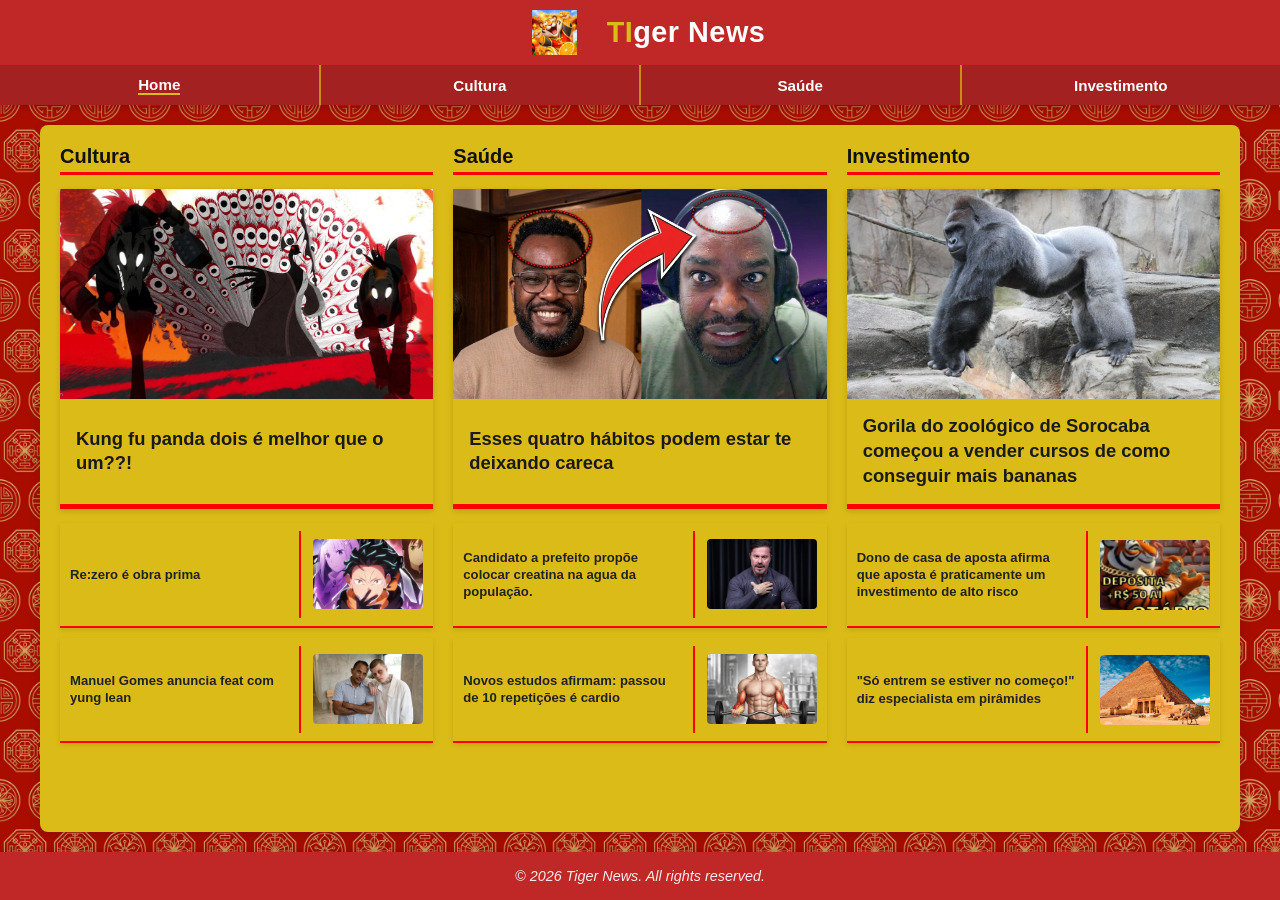
<file: index.html>
<!DOCTYPE html>
<html lang="pt-br">

<head>
    <meta charset="UTF-8">
    <meta name="viewport" content="width=device-width, initial-scale=1.0">
    <title>TIger News - Portal Multiverso Geek</title>
    <link rel="stylesheet" href="css/estilo.css">
</head>

<body>
    <header>
        <section class="logo">
            <a href="index.html" class="logo">
                <img src="imagens/da892ec31fab05d8ba9442714c9b9752_icon.webp" alt="Logo TIger News">
            </a>
            <h1><span>TI</span>ger News</h1>
        </section>
        <section class="navegacao">
            <nav>
                <a href="index.html" class="nav-atual"><span>Home</span></a>
                <a href="cultura-1.html">Cultura</a>
                <a href="saude-1.html">Saúde</a>
                <a href="investimento-1.html">Investimento</a>
            </nav>
        </section>
    </header>

    <main class="home">
        <section class="tema-home">
            <h2>Cultura</h2>
            
            <a href="cultura-1.html">
                <article>
                    <img src="imagens/kungfu.jpg" alt="Cena de Kung Fu Panda 2">
                    <h3>Kung fu panda dois é melhor que o um??!</h3>
                </article>
            </a>

            <aside>
                <a href="cultura-2.html">
                    <div class="noticia-sec">
                        <h4>Re:zero é obra prima</h4>
                        <img src="imagens/ReZERO.jpg" alt="Gorila pensativo">
                    </div>
                </a>

                <a href="cultura-3.html">
                    <div class="noticia-sec">
                        <h4>Manuel Gomes anuncia feat com yung lean</h4>
                        <img src="imagens/Gemini_Generated_Image_iv3wstiv3wstiv3w.jpg" alt="Manuel Gomes e Yung Lean">
                    </div>
                </a>
            </aside>
        </section>

        <section class="tema-home">
            <h2>Saúde</h2>
            
            <a href="saude-1.html">
                <article>
                    <img src="imagens/antes_depois.jpg" alt="Gorila forte comendo folhas">
                    <h3>Esses quatro hábitos podem estar te deixando careca</h3>
                </article>
            </a>

            <aside>
                <a href="saude-2.html">
                    <div class="noticia-sec">
                        <h4>Candidato a prefeito propõe colocar creatina na agua da população.</h4>
                        <img src="imagens/Renato-Cariani-ABRE.webp" alt="Demonstração de postura">
                    </div>
                </a>

                <a href="saude-3.html">
                    <div class="noticia-sec">
                        <h4>Novos estudos afirmam: passou de 10 repetições é cardio</h4>
                        <img src="imagens/rosca-direta-na-barra-w.webp" alt="Água e hidratação">
                    </div>
                </a>
            </aside>
        </section>

        <section class="tema-home">
            <h2>Investimento</h2>
            
            <a href="investimento-1.html">
                <article>
                    <img src="imagens/Gorilla-zoo.jpg" alt="Cofres mágicos e moedas">
                    <h3>Gorila do zoológico de Sorocaba começou a vender cursos de como conseguir mais bananas</h3>
                </article>
            </a>

            <aside>
                <a href="investimento-2.html">
                    <div class="noticia-sec">
                        <h4>Dono de casa de aposta afirma que aposta é praticamente um investimento de alto risco</h4>
                        <img src="imagens/wukyg24vwnhc1.webp" alt="Tecnologia da Wayne Enterprises">
                    </div>
                </a>

                <a href="investimento-3.html">
                    <div class="noticia-sec">
                        <h4>"Só entrem se estiver no começo!" diz especialista em pirâmides</h4>
                        <img src="imagens/images.jpg" alt="Cartas raras de Pokémon">
                    </div>
                </a>
            </aside>
        </section>
    </main>

    <footer>
        <p>© 2026 Tiger News. All rights reserved.</p>
    </footer>
</body>

</html>
</file>
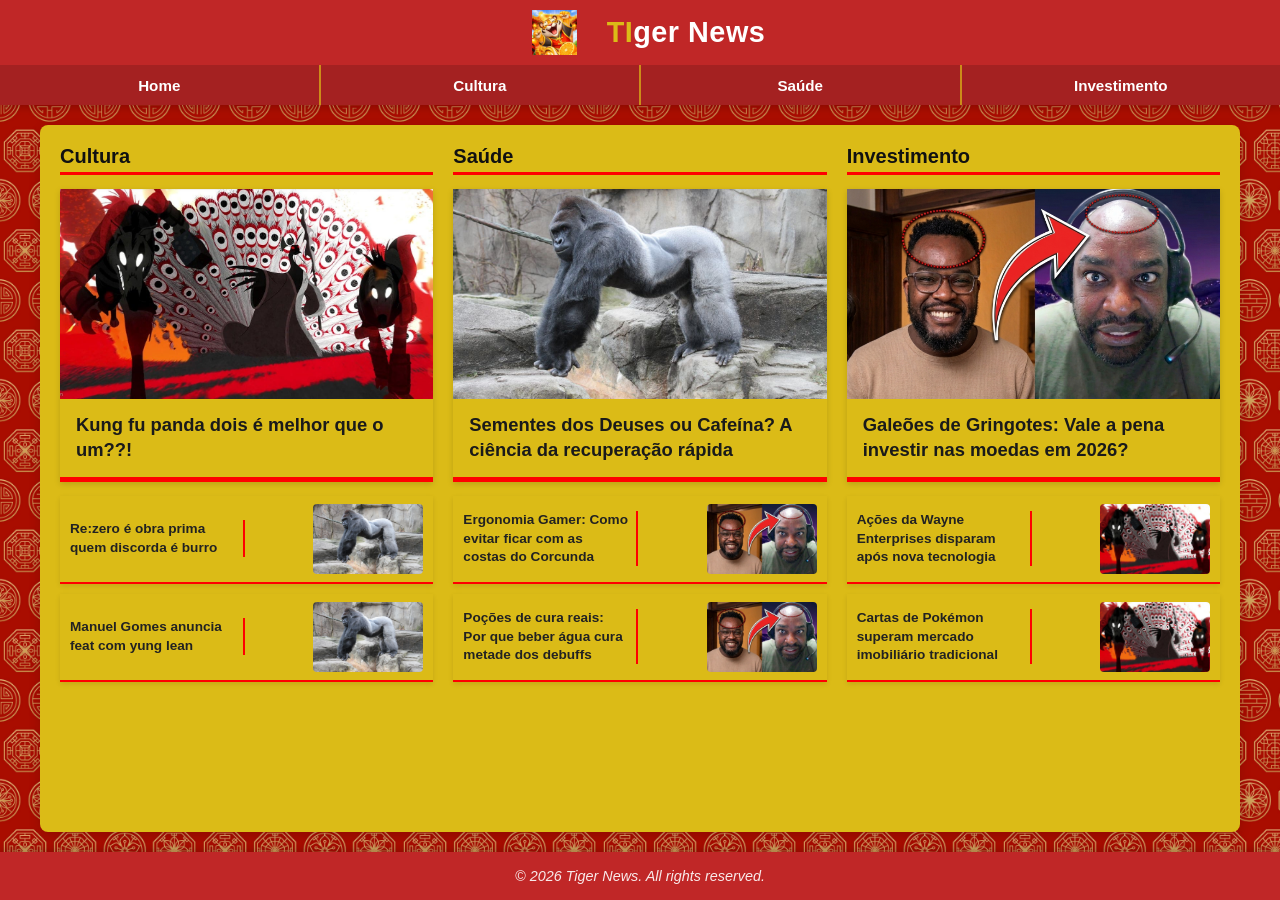
<file: projeto/index.html>
<!DOCTYPE html>
<html lang="pt-br">

<head>
    <meta charset="UTF-8">
    <meta name="viewport" content="width=device-width, initial-scale=1.0">
    <title>TIger News - Portal Multiverso Geek</title>
    <link rel="stylesheet" href="css/estilo.css">
</head>

<body>
    <header>
        <section class="logo">
            <a href="index.html" class="logo">
                <img src="imagens/da892ec31fab05d8ba9442714c9b9752_icon.webp" alt="Logo TIger News">
            </a>
            <h1><span>TI</span>ger News</h1>
        </section>
        <section class="navegacao">
            <nav>
                <a href="index.html">Home</a>
                <a href="cultura-1.html">Cultura</a>
                <a href="saude-1.html">Saúde</a>
                <a href="investimento-1.html">Investimento</a>
            </nav>
        </section>
    </header>

    <main class="home">
        <!-- COLUNA 1: CULTURA -->
        <section class="tema-home">
            <h2>Cultura</h2>
            
            <a href="cultura-1.html">
                <article>
                    <img src="imagens/kungfu.jpg" alt="Cena de Kung Fu Panda 2">
                    <h3>Kung fu panda dois é melhor que o um??!</h3>
                </article>
            </a>

            <aside>
                <a href="cultura-2.html">
                    <div class="noticia-sec">
                        <h4>Re:zero é obra prima quem discorda é burro</h4>
                        <img src="imagens/Gorilla-zoo.jpg" alt="Gorila pensativo">
                    </div>
                </a>

                <a href="cultura-3.html">
                    <div class="noticia-sec">
                        <h4>Manuel Gomes anuncia feat com yung lean</h4>
                        <img src="imagens/Gorilla-zoo.jpg" alt="Manuel Gomes e Yung Lean">
                    </div>
                </a>
            </aside>
        </section>

        <!-- COLUNA 2: SAÚDE -->
        <section class="tema-home">
            <h2>Saúde</h2>
            
            <a href="saude-1.html">
                <article>
                    <img src="imagens/Gorilla-zoo.jpg" alt="Gorila forte comendo folhas">
                    <h3>Sementes dos Deuses ou Cafeína? A ciência da recuperação rápida</h3>
                </article>
            </a>

            <aside>
                <a href="saude-2.html">
                    <div class="noticia-sec">
                        <h4>Ergonomia Gamer: Como evitar ficar com as costas do Corcunda</h4>
                        <img src="imagens/antes_depois.jpg" alt="Demonstração de postura">
                    </div>
                </a>

                <a href="saude-3.html">
                    <div class="noticia-sec">
                        <h4>Poções de cura reais: Por que beber água cura metade dos debuffs</h4>
                        <img src="imagens/antes_depois.jpg" alt="Água e hidratação">
                    </div>
                </a>
            </aside>
        </section>

        <!-- COLUNA 3: INVESTIMENTO -->
        <section class="tema-home">
            <h2>Investimento</h2>
            
            <a href="investimento-1.html">
                <article>
                    <img src="imagens/antes_depois.jpg" alt="Cofres mágicos e moedas">
                    <h3>Galeões de Gringotes: Vale a pena investir nas moedas em 2026?</h3>
                </article>
            </a>

            <aside>
                <a href="investimento-2.html">
                    <div class="noticia-sec">
                        <h4>Ações da Wayne Enterprises disparam após nova tecnologia</h4>
                        <img src="imagens/kungfu.jpg" alt="Tecnologia da Wayne Enterprises">
                    </div>
                </a>

                <a href="investimento-3.html">
                    <div class="noticia-sec">
                        <h4>Cartas de Pokémon superam mercado imobiliário tradicional</h4>
                        <img src="imagens/kungfu.jpg" alt="Cartas raras de Pokémon">
                    </div>
                </a>
            </aside>
        </section>
    </main>

    <footer>
        <p>© 2026 Tiger News. All rights reserved.</p>
    </footer>
</body>

</html>
</file>
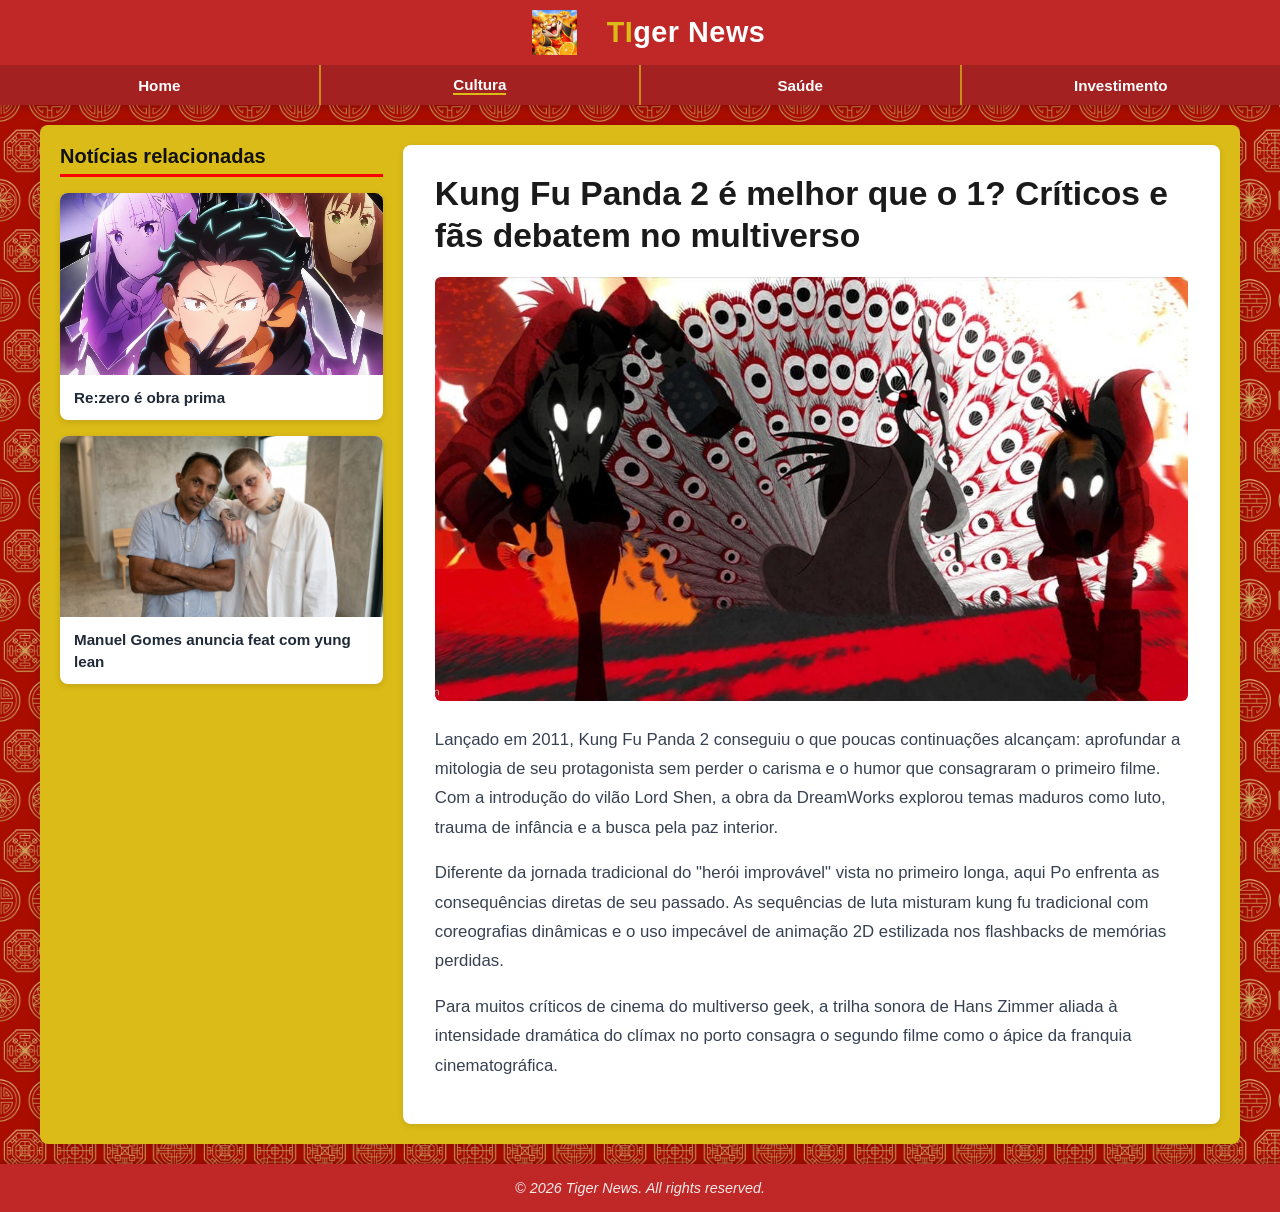
<file: cultura-1.html>
<!DOCTYPE html>
<html lang="pt-br">

<head>
    <meta charset="UTF-8">
    <meta name="viewport" content="width=device-width, initial-scale=1.0">
    <title>Kung Fu Panda 2 é melhor que o 1? - TIger News</title>
    <link rel="stylesheet" href="css/estilo.css">
</head>

<body>
    <header>
        <section class="logo">
            <a href="index.html" class="logo">
                <img src="imagens/da892ec31fab05d8ba9442714c9b9752_icon.webp" alt="Logo TIger News">
            </a>
            <h1><span>TI</span>ger News</h1>
        </section>
        <section class="navegacao">
            <nav>
                <a href="index.html">Home</a>
                <a href="cultura-1.html"class="nav-atual"><span>Cultura</span></a>
                <a href="saude-1.html">Saúde</a>
                <a href="investimento-1.html">Investimento</a>
            </nav>
        </section>
    </header>

    <main class="pagina-leitura">
        <article>
            <h1 class="manchete">Kung Fu Panda 2 é melhor que o 1? Críticos e fãs debatem no multiverso</h1>
            <img src="imagens/kungfu.jpg" alt="Cena marcante de Kung Fu Panda 2">
            
            <p class="texto-manchete">
                Lançado em 2011, Kung Fu Panda 2 conseguiu o que poucas continuações alcançam: aprofundar a mitologia de seu protagonista sem perder o carisma e o humor que consagraram o primeiro filme. Com a introdução do vilão Lord Shen, a obra da DreamWorks explorou temas maduros como luto, trauma de infância e a busca pela paz interior.
            </p>
            <p class="texto-manchete">
                Diferente da jornada tradicional do "herói improvável" vista no primeiro longa, aqui Po enfrenta as consequências diretas de seu passado. As sequências de luta misturam kung fu tradicional com coreografias dinâmicas e o uso impecável de animação 2D estilizada nos flashbacks de memórias perdidas.
            </p>
            <p class="texto-manchete">
                Para muitos críticos de cinema do multiverso geek, a trilha sonora de Hans Zimmer aliada à intensidade dramática do clímax no porto consagra o segundo filme como o ápice da franquia cinematográfica.
            </p>
        </article>

        <aside>
            <h2>Notícias relacionadas</h2>

            <a href="cultura-2.html" class="noticia-relacionada">
                <img src="imagens/ReZERO.jpg" alt="Re:Zero imagem">
                <h3>Re:zero é obra prima</h3>
            </a>

            <a href="cultura-3.html" class="noticia-relacionada">
                <img src="imagens/Gemini_Generated_Image_iv3wstiv3wstiv3w.jpg" alt="Manuel Gomes e Yung Lean">
                <h3>Manuel Gomes anuncia feat com yung lean</h3>
            </a>
        </aside>
    </main>

    <footer>
        <p>© 2026 Tiger News. All rights reserved.</p>
    </footer>
</body>

</html>
</file>
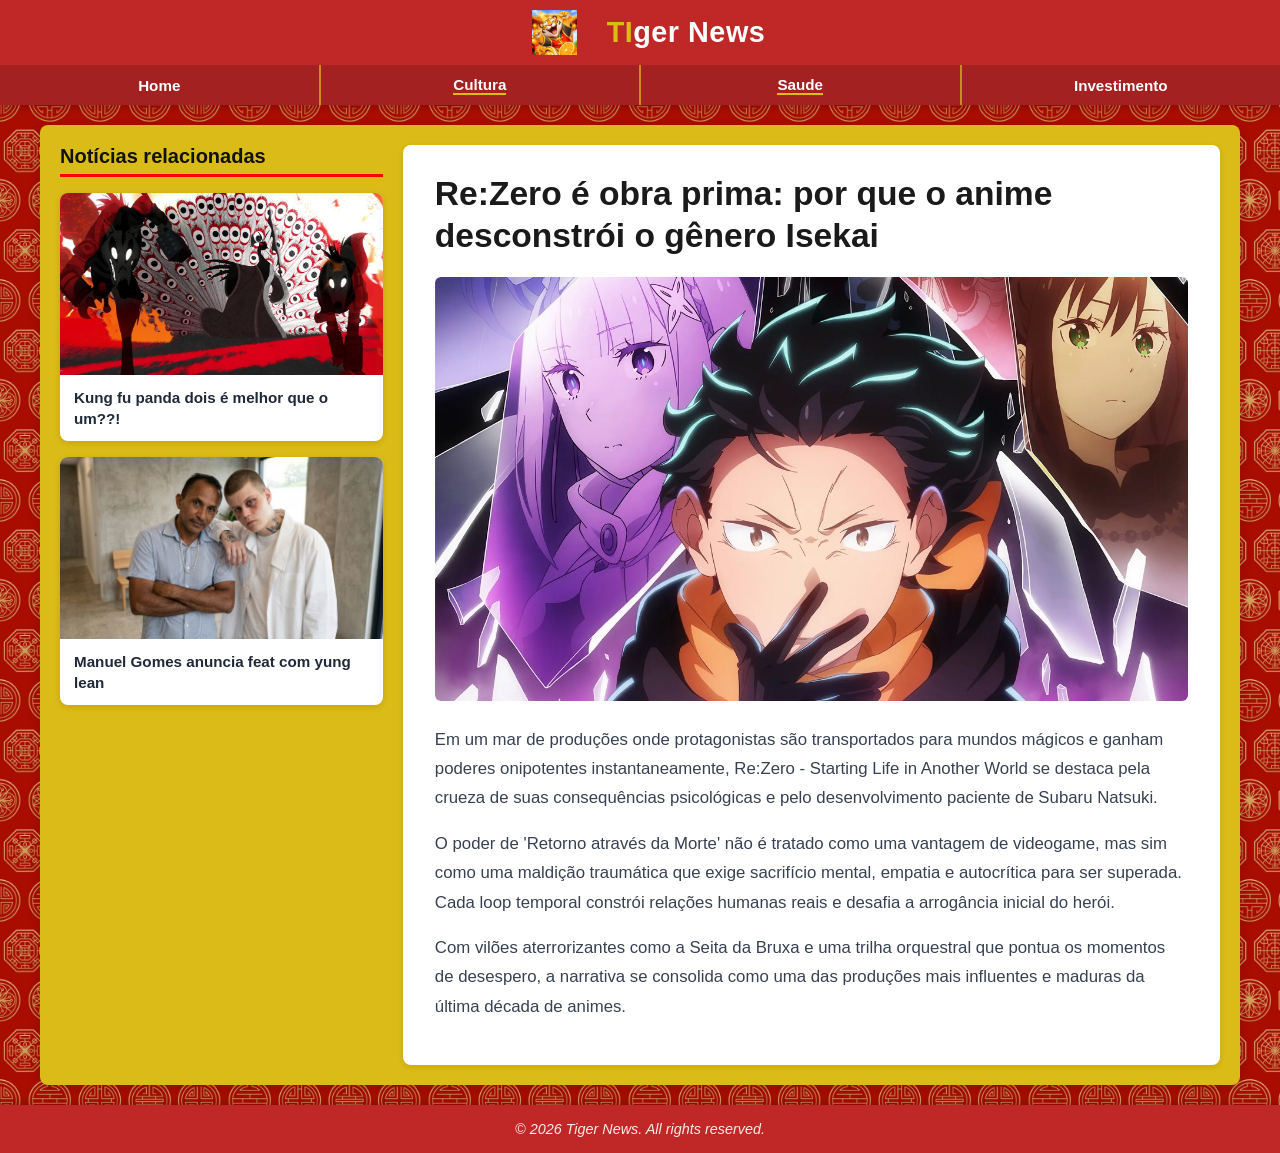
<file: cultura-2.html>
<!DOCTYPE html>
<html lang="pt-br">

<head>
    <meta charset="UTF-8">
    <meta name="viewport" content="width=device-width, initial-scale=1.0">
    <title>Re:Zero é obra prima - TIger News</title>
    <link rel="stylesheet" href="css/estilo.css">
</head>

<body>
    <header>
        <section class="logo">
            <a href="index.html" class="logo">
                <img src="imagens/da892ec31fab05d8ba9442714c9b9752_icon.webp" alt="Logo TIger News">
            </a>
            <h1><span>TI</span>ger News</h1>
        </section>
        <section class="navegacao">
            <nav>
                <a href="index.html">Home</a>
                <a href="cultura-1.html"class="nav-atual"><span>Cultura</span></a>
                <a href="saude-1.html"class="nav-atual"><span>Saude</span></a>
                <a href="investimento-1.html">Investimento</a>
            </nav>
        </section>
    </header>

    <main class="pagina-leitura">
        <article>
            <h1 class="manchete">Re:Zero é obra prima: por que o anime desconstrói o gênero Isekai</h1>
            <img src="imagens/ReZERO.jpg" alt="Personagem analisando o destino">
            
            <p class="texto-manchete">
                Em um mar de produções onde protagonistas são transportados para mundos mágicos e ganham poderes onipotentes instantaneamente, Re:Zero - Starting Life in Another World se destaca pela crueza de suas consequências psicológicas e pelo desenvolvimento paciente de Subaru Natsuki.
            </p>
            <p class="texto-manchete">
                O poder de 'Retorno através da Morte' não é tratado como uma vantagem de videogame, mas sim como uma maldição traumática que exige sacrifício mental, empatia e autocrítica para ser superada. Cada loop temporal constrói relações humanas reais e desafia a arrogância inicial do herói.
            </p>
            <p class="texto-manchete">
                Com vilões aterrorizantes como a Seita da Bruxa e uma trilha orquestral que pontua os momentos de desespero, a narrativa se consolida como uma das produções mais influentes e maduras da última década de animes.
            </p>
        </article>

        <aside>
            <h2>Notícias relacionadas</h2>

            <a href="cultura-1.html" class="noticia-relacionada">
                <img src="imagens/kungfu.jpg" alt="Kung Fu Panda 2">
                <h3>Kung fu panda dois é melhor que o um??!</h3>
            </a>

            <a href="cultura-3.html" class="noticia-relacionada">
                <img src="imagens/Gemini_Generated_Image_iv3wstiv3wstiv3w.jpg" alt="Manuel Gomes e Yung Lean">
                <h3>Manuel Gomes anuncia feat com yung lean</h3>
            </a>
        </aside>
    </main>

    <footer>
        <p>© 2026 Tiger News. All rights reserved.</p>
    </footer>
</body>

</html>
</file>
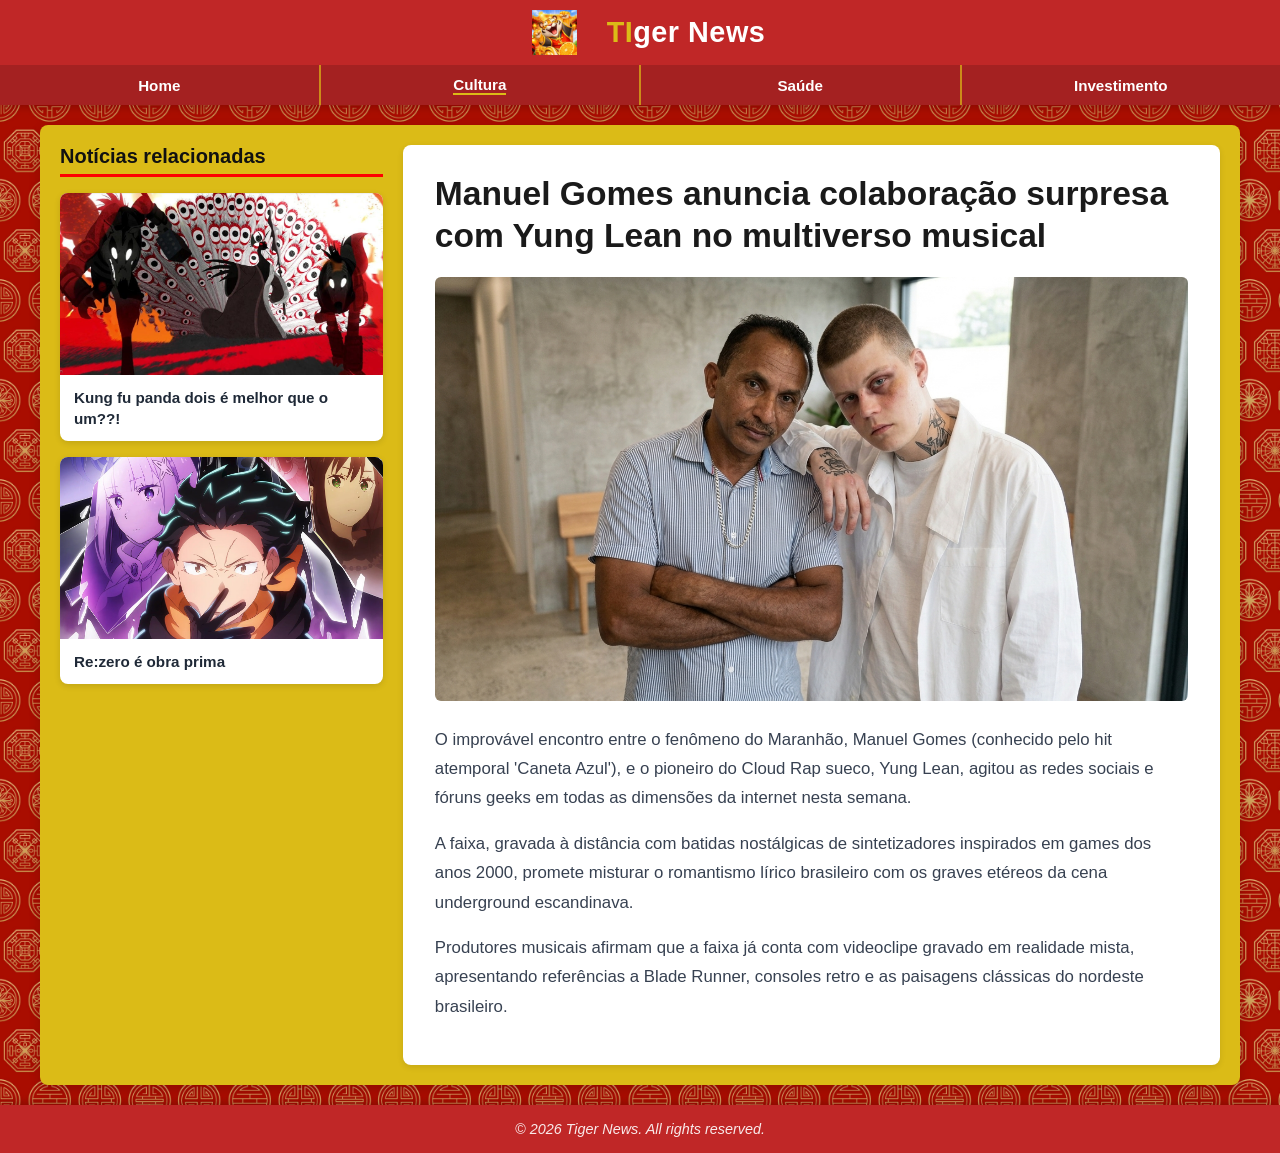
<file: cultura-3.html>
<!DOCTYPE html>
<html lang="pt-br">

<head>
    <meta charset="UTF-8">
    <meta name="viewport" content="width=device-width, initial-scale=1.0">
    <title>Manuel Gomes feat Yung Lean - TIger News</title>
    <link rel="stylesheet" href="css/estilo.css">
</head>

<body>
    <header>
        <section class="logo">
            <a href="index.html" class="logo">
                <img src="imagens/da892ec31fab05d8ba9442714c9b9752_icon.webp" alt="Logo TIger News">
            </a>
            <h1><span>TI</span>ger News</h1>
        </section>
        <section class="navegacao">
            <nav>
                <a href="index.html">Home</a>
                <a href="cultura-1.html"class="nav-atual"><span>Cultura</span></a>
                <a href="saude-1.html">Saúde</a>
                <a href="investimento-1.html">Investimento</a>
            </nav>
        </section>
    </header>

    <main class="pagina-leitura">
        <article>
            <h1 class="manchete">Manuel Gomes anuncia colaboração surpresa com Yung Lean no multiverso musical</h1>
            <img src="imagens/Gemini_Generated_Image_iv3wstiv3wstiv3w.jpg" alt="Manuel Gomes e estética cloud rap">
            
            <p class="texto-manchete">
                O improvável encontro entre o fenômeno do Maranhão, Manuel Gomes (conhecido pelo hit atemporal 'Caneta Azul'), e o pioneiro do Cloud Rap sueco, Yung Lean, agitou as redes sociais e fóruns geeks em todas as dimensões da internet nesta semana.
            </p>
            <p class="texto-manchete">
                A faixa, gravada à distância com batidas nostálgicas de sintetizadores inspirados em games dos anos 2000, promete misturar o romantismo lírico brasileiro com os graves etéreos da cena underground escandinava.
            </p>
            <p class="texto-manchete">
                Produtores musicais afirmam que a faixa já conta com videoclipe gravado em realidade mista, apresentando referências a Blade Runner, consoles retro e as paisagens clássicas do nordeste brasileiro.
            </p>
        </article>

        <aside>
            <h2>Notícias relacionadas</h2>

            <a href="cultura-1.html" class="noticia-relacionada">
                <img src="imagens/kungfu.jpg" alt="Kung Fu Panda 2">
                <h3>Kung fu panda dois é melhor que o um??!</h3>
            </a>

            <a href="cultura-2.html" class="noticia-relacionada">
                <img src="imagens/ReZERO.jpg" alt="Re:Zero obra prima">
                <h3>Re:zero é obra prima</h3>
            </a>
        </aside>
    </main>

    <footer>
        <p>© 2026 Tiger News. All rights reserved.</p>
    </footer>
</body>

</html>
</file>
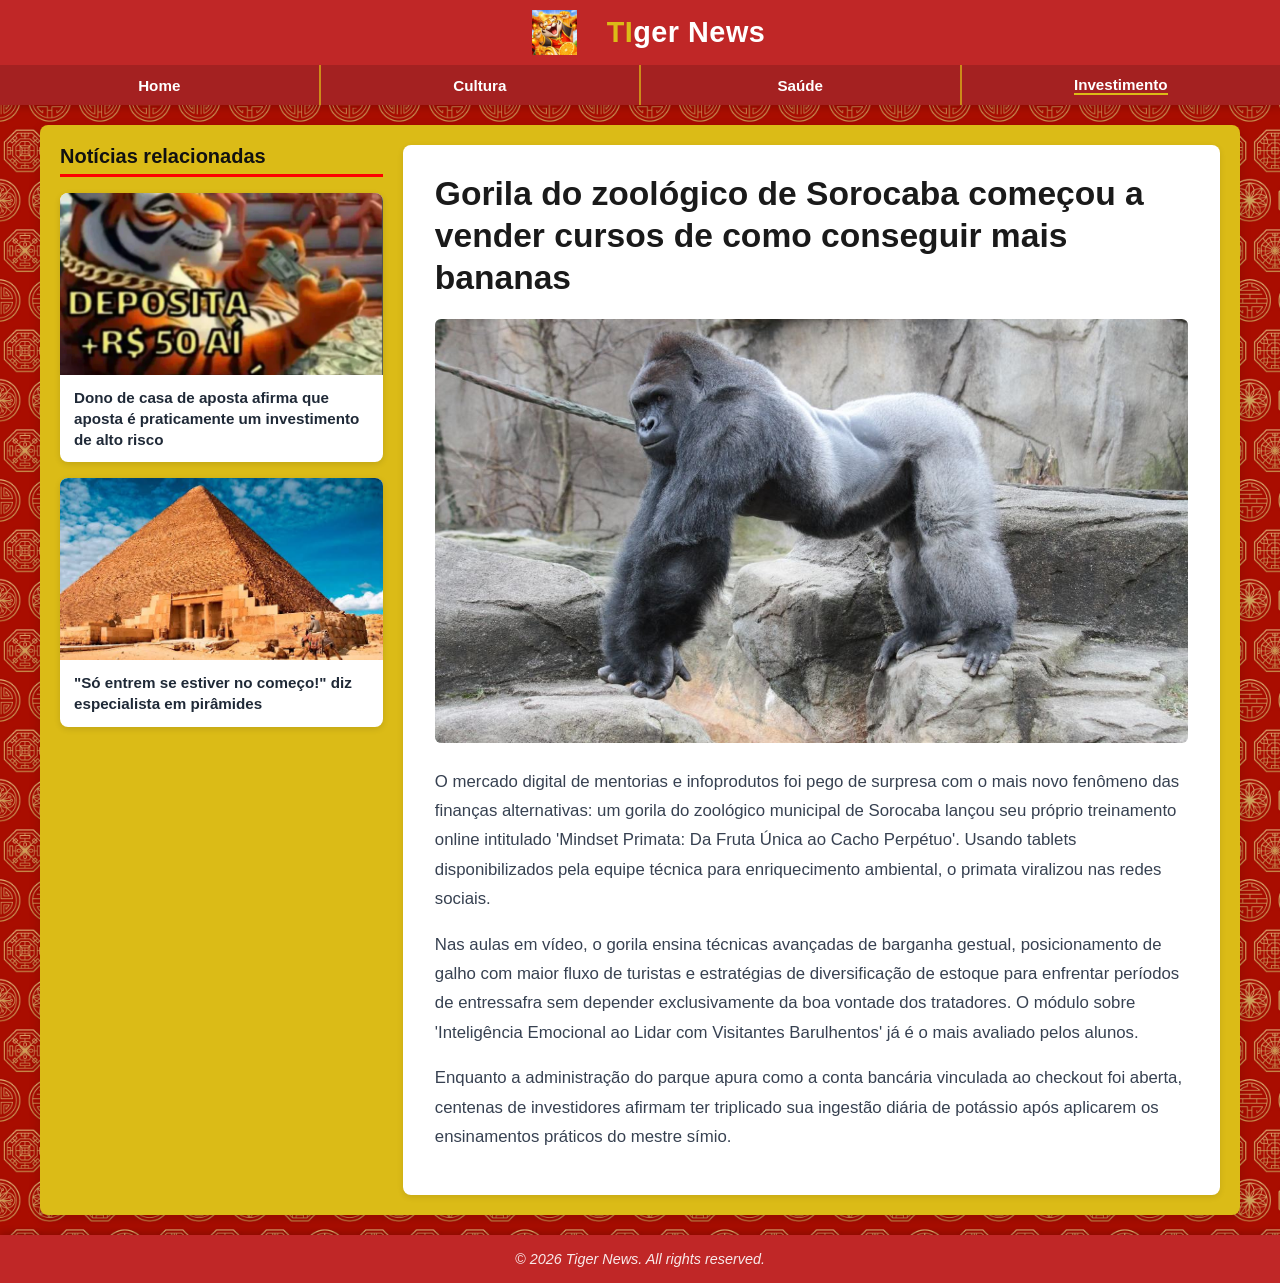
<file: investimento-1.html>
<!DOCTYPE html>
<html lang="pt-br">

<head>
    <meta charset="UTF-8">
    <meta name="viewport" content="width=device-width, initial-scale=1.0">
    <title>Gorila vende cursos de bananas - TIger News</title>
    <link rel="stylesheet" href="css/estilo.css">
</head>

<body>
    <header>
        <section class="logo">
            <a href="index.html" class="logo">
                <img src="imagens/da892ec31fab05d8ba9442714c9b9752_icon.webp" alt="Logo TIger News">
            </a>
            <h1><span>TI</span>ger News</h1>
        </section>
        <section class="navegacao">
            <nav>
                <a href="index.html">Home</a>
                <a href="cultura-1.html">Cultura</a>
                <a href="saude-1.html">Saúde</a>
                <a href="investimento-1.html"class="nav-atual"><span>Investimento</span></a>
            </nav>
        </section>
    </header>

    <main class="pagina-leitura">
        <article>
            <h1 class="manchete">Gorila do zoológico de Sorocaba começou a vender cursos de como conseguir mais bananas</h1>
            <img src="imagens/Gorilla-zoo.jpg" alt="Gorila negociador no zoológico">
            
            <p class="texto-manchete">
                O mercado digital de mentorias e infoprodutos foi pego de surpresa com o mais novo fenômeno das finanças alternativas: um gorila do zoológico municipal de Sorocaba lançou seu próprio treinamento online intitulado 'Mindset Primata: Da Fruta Única ao Cacho Perpétuo'. Usando tablets disponibilizados pela equipe técnica para enriquecimento ambiental, o primata viralizou nas redes sociais.
            </p>
            <p class="texto-manchete">
                Nas aulas em vídeo, o gorila ensina técnicas avançadas de barganha gestual, posicionamento de galho com maior fluxo de turistas e estratégias de diversificação de estoque para enfrentar períodos de entressafra sem depender exclusivamente da boa vontade dos tratadores. O módulo sobre 'Inteligência Emocional ao Lidar com Visitantes Barulhentos' já é o mais avaliado pelos alunos.
            </p>
            <p class="texto-manchete">
                Enquanto a administração do parque apura como a conta bancária vinculada ao checkout foi aberta, centenas de investidores afirmam ter triplicado sua ingestão diária de potássio após aplicarem os ensinamentos práticos do mestre símio.
            </p>
        </article>

        <aside>
            <h2>Notícias relacionadas</h2>

            <a href="investimento-2.html" class="noticia-relacionada">
                <img src="imagens/wukyg24vwnhc1.webp" alt="Ações da Wayne Enterprises">
                <h3>Dono de casa de aposta afirma que aposta é praticamente um investimento de alto risco</h3>
            </a>

            <a href="investimento-3.html" class="noticia-relacionada">
                <img src="imagens/images.jpg" alt="Mercado de Cartas Pokémon">
                <h3>"Só entrem se estiver no começo!" diz especialista em pirâmides</h3>
            </a>
        </aside>
    </main>

    <footer>
        <p>© 2026 Tiger News. All rights reserved.</p>
    </footer>
</body>

</html>
</file>
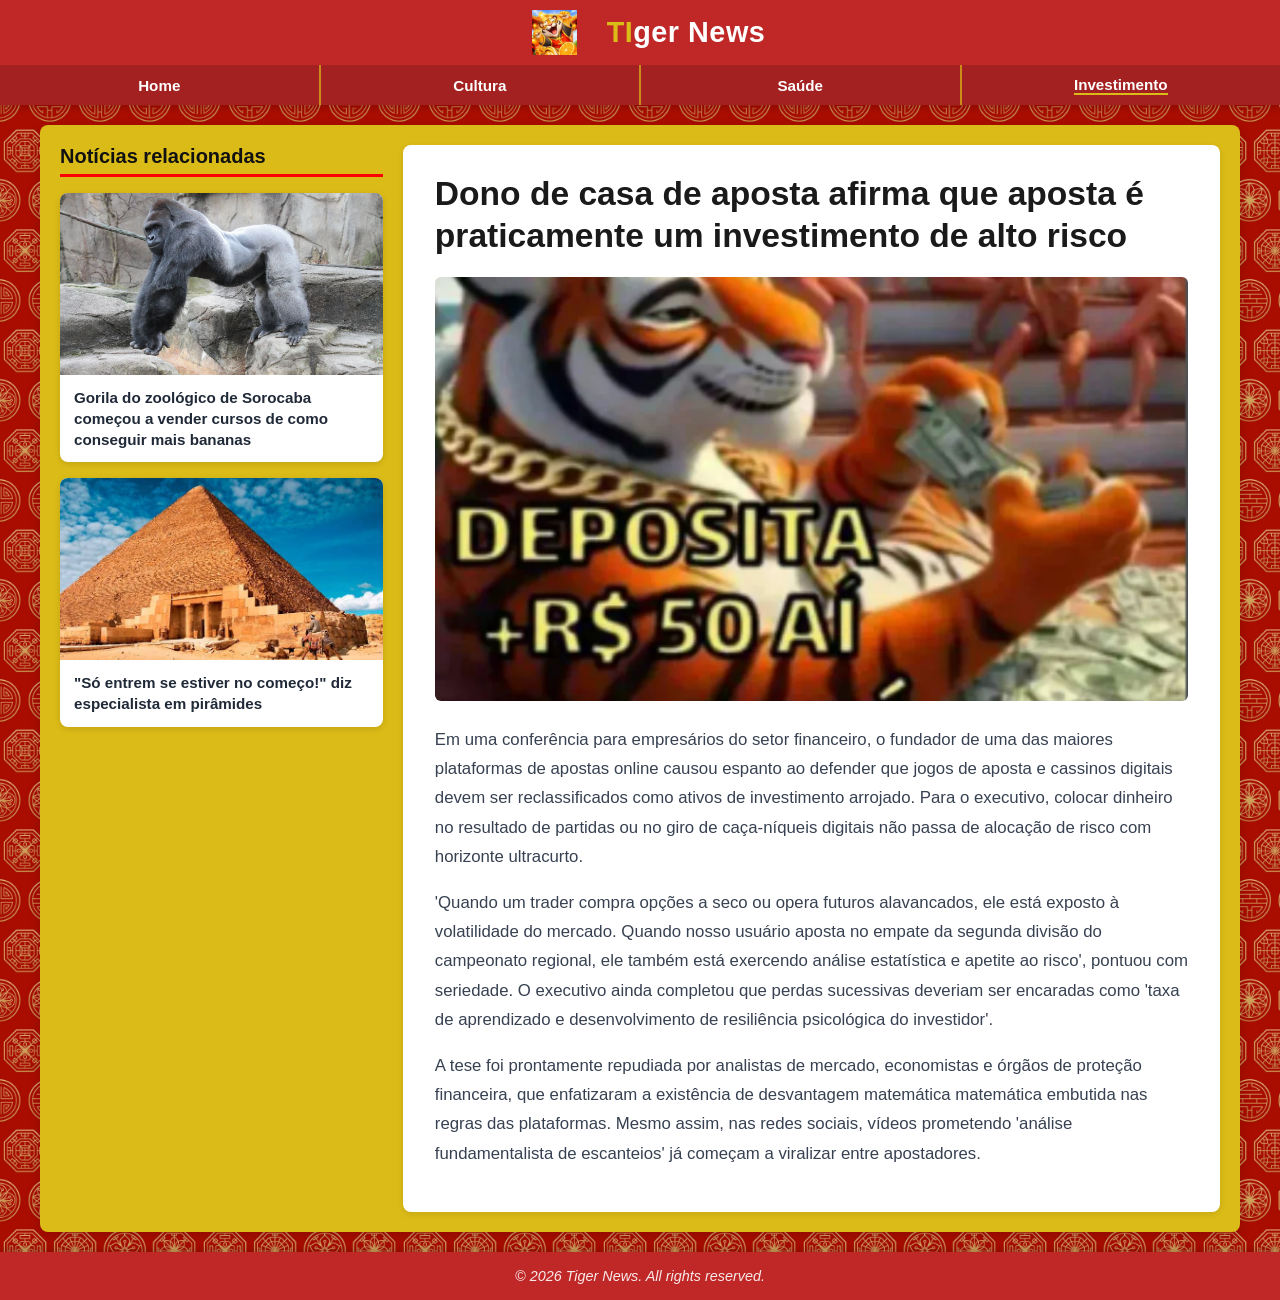
<file: investimento-2.html>
<!DOCTYPE html>
<html lang="pt-br">

<head>
    <meta charset="UTF-8">
    <meta name="viewport" content="width=device-width, initial-scale=1.0">
    <title>Aposta é investimento de alto risco, diz dono de bet - TIger News</title>
    <link rel="stylesheet" href="css/estilo.css">
</head>

<body>
    <header>
        <section class="logo">
            <a href="index.html" class="logo">
                <img src="imagens/da892ec31fab05d8ba9442714c9b9752_icon.webp" alt="Logo TIger News">
            </a>
            <h1><span>TI</span>ger News</h1>
        </section>
        <section class="navegacao">
            <nav>
                <a href="index.html">Home</a>
                <a href="cultura-1.html">Cultura</a>
                <a href="saude-1.html">Saúde</a>
                <a href="investimento-1.html"class="nav-atual"><span>Investimento</span></a>
            </nav>
        </section>
    </header>

    <main class="pagina-leitura">
        <article>
            <h1 class="manchete">Dono de casa de aposta afirma que aposta é praticamente um investimento de alto risco</h1>
            <img src="imagens/wukyg24vwnhc1.webp" alt="Centro de Pesquisas Aplicadas Wayne">
            
            <p class="texto-manchete">
                Em uma conferência para empresários do setor financeiro, o fundador de uma das maiores plataformas de apostas online causou espanto ao defender que jogos de aposta e cassinos digitais devem ser reclassificados como ativos de investimento arrojado. Para o executivo, colocar dinheiro no resultado de partidas ou no giro de caça-níqueis digitais não passa de alocação de risco com horizonte ultracurto.
            </p>
            <p class="texto-manchete">
                'Quando um trader compra opções a seco ou opera futuros alavancados, ele está exposto à volatilidade do mercado. Quando nosso usuário aposta no empate da segunda divisão do campeonato regional, ele também está exercendo análise estatística e apetite ao risco', pontuou com seriedade. O executivo ainda completou que perdas sucessivas deveriam ser encaradas como 'taxa de aprendizado e desenvolvimento de resiliência psicológica do investidor'.
            </p>
            <p class="texto-manchete">
                A tese foi prontamente repudiada por analistas de mercado, economistas e órgãos de proteção financeira, que enfatizaram a existência de desvantagem matemática matemática embutida nas regras das plataformas. Mesmo assim, nas redes sociais, vídeos prometendo 'análise fundamentalista de escanteios' já começam a viralizar entre apostadores.
            </p>
        </article>

        <aside>
            <h2>Notícias relacionadas</h2>

            <a href="investimento-1.html" class="noticia-relacionada">
                <img src="imagens/Gorilla-zoo.jpg" alt="Moedas de Gringotes">
                <h3>Gorila do zoológico de Sorocaba começou a vender cursos de como conseguir mais bananas</h3>
            </a>

            <a href="investimento-3.html" class="noticia-relacionada">
                <img src="imagens/images.jpg" alt="Cartas de Pokémon">
                <h3>"Só entrem se estiver no começo!" diz especialista em pirâmides</h3>
            </a>
        </aside>
    </main>

    <footer>
        <p>© 2026 Tiger News. All rights reserved.</p>
    </footer>
</body>

</html>
</file>
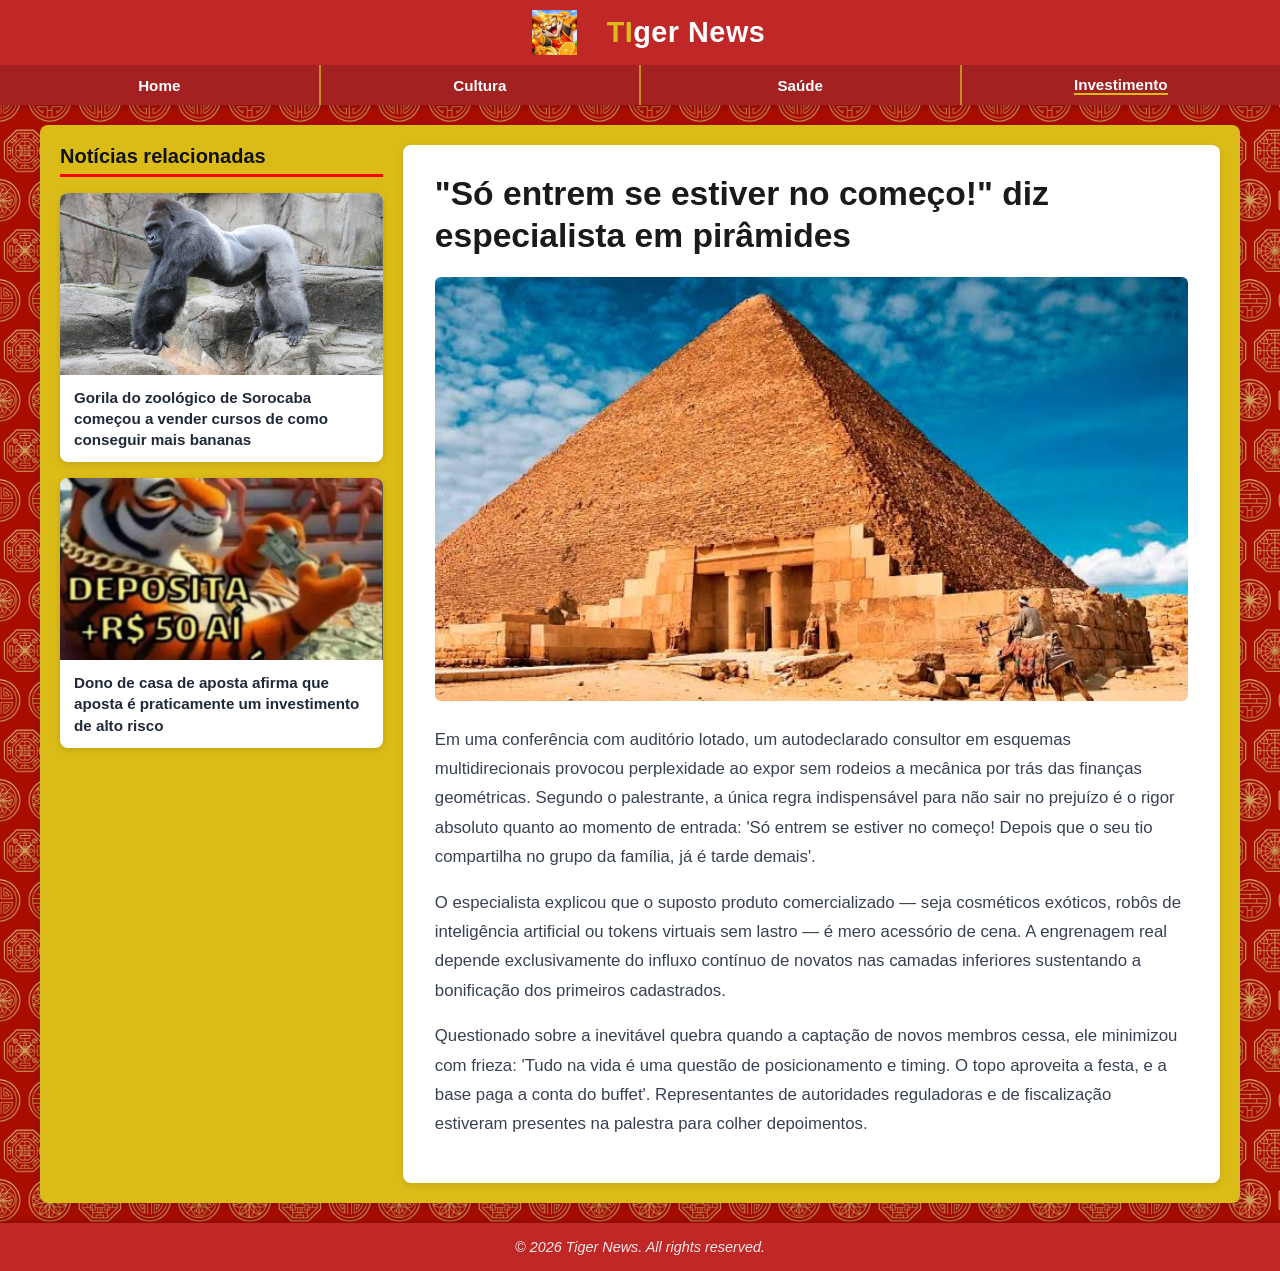
<file: investimento-3.html>
<!DOCTYPE html>
<html lang="pt-br">

<head>
    <meta charset="UTF-8">
    <meta name="viewport" content="width=device-width, initial-scale=1.0">
    <title>"Só entrem se estiver no começo!" diz especialista em pirâmides - TIger News</title>
    <link rel="stylesheet" href="css/estilo.css">
</head>

<body>
    <header>
        <section class="logo">
            <a href="index.html" class="logo">
                <img src="imagens/da892ec31fab05d8ba9442714c9b9752_icon.webp" alt="Logo TIger News">
            </a>
            <h1><span>TI</span>ger News</h1>
        </section>
        <section class="navegacao">
            <nav>
                <a href="index.html">Home</a>
                <a href="cultura-1.html">Cultura</a>
                <a href="saude-1.html">Saúde</a>
                <a href="investimento-1.html"class="nav-atual"><span>Investimento</span></a>
            </nav>
        </section>
    </header>

    <main class="pagina-leitura">
        <article>
            <h1 class="manchete">"Só entrem se estiver no começo!" diz especialista em pirâmides</h1>
            <img src="imagens/images.jpg" alt="Cartas colecionáveis raras">
            
            <p class="texto-manchete">
                Em uma conferência com auditório lotado, um autodeclarado consultor em esquemas multidirecionais provocou perplexidade ao expor sem rodeios a mecânica por trás das finanças geométricas. Segundo o palestrante, a única regra indispensável para não sair no prejuízo é o rigor absoluto quanto ao momento de entrada: 'Só entrem se estiver no começo! Depois que o seu tio compartilha no grupo da família, já é tarde demais'.
            </p>
            <p class="texto-manchete">
                O especialista explicou que o suposto produto comercializado — seja cosméticos exóticos, robôs de inteligência artificial ou tokens virtuais sem lastro — é mero acessório de cena. A engrenagem real depende exclusivamente do influxo contínuo de novatos nas camadas inferiores sustentando a bonificação dos primeiros cadastrados.
            </p>
            <p class="texto-manchete">
                Questionado sobre a inevitável quebra quando a captação de novos membros cessa, ele minimizou com frieza: 'Tudo na vida é uma questão de posicionamento e timing. O topo aproveita a festa, e a base paga a conta do buffet'. Representantes de autoridades reguladoras e de fiscalização estiveram presentes na palestra para colher depoimentos.
            </p>
        </article>

        <aside>
            <h2>Notícias relacionadas</h2>

            <a href="investimento-1.html" class="noticia-relacionada">
                <img src="imagens/Gorilla-zoo.jpg" alt="Moedas de Gringotes">
                <h3>Gorila do zoológico de Sorocaba começou a vender cursos de como conseguir mais bananas</h3>
            </a>

            <a href="investimento-2.html" class="noticia-relacionada">
                <img src="imagens/wukyg24vwnhc1.webp" alt="Ações Wayne Enterprises">
                <h3>Dono de casa de aposta afirma que aposta é praticamente um investimento de alto risco</h3>
            </a>
        </aside>
    </main>

    <footer>
        <p>© 2026 Tiger News. All rights reserved.</p>
    </footer>
</body>

</html>
</file>
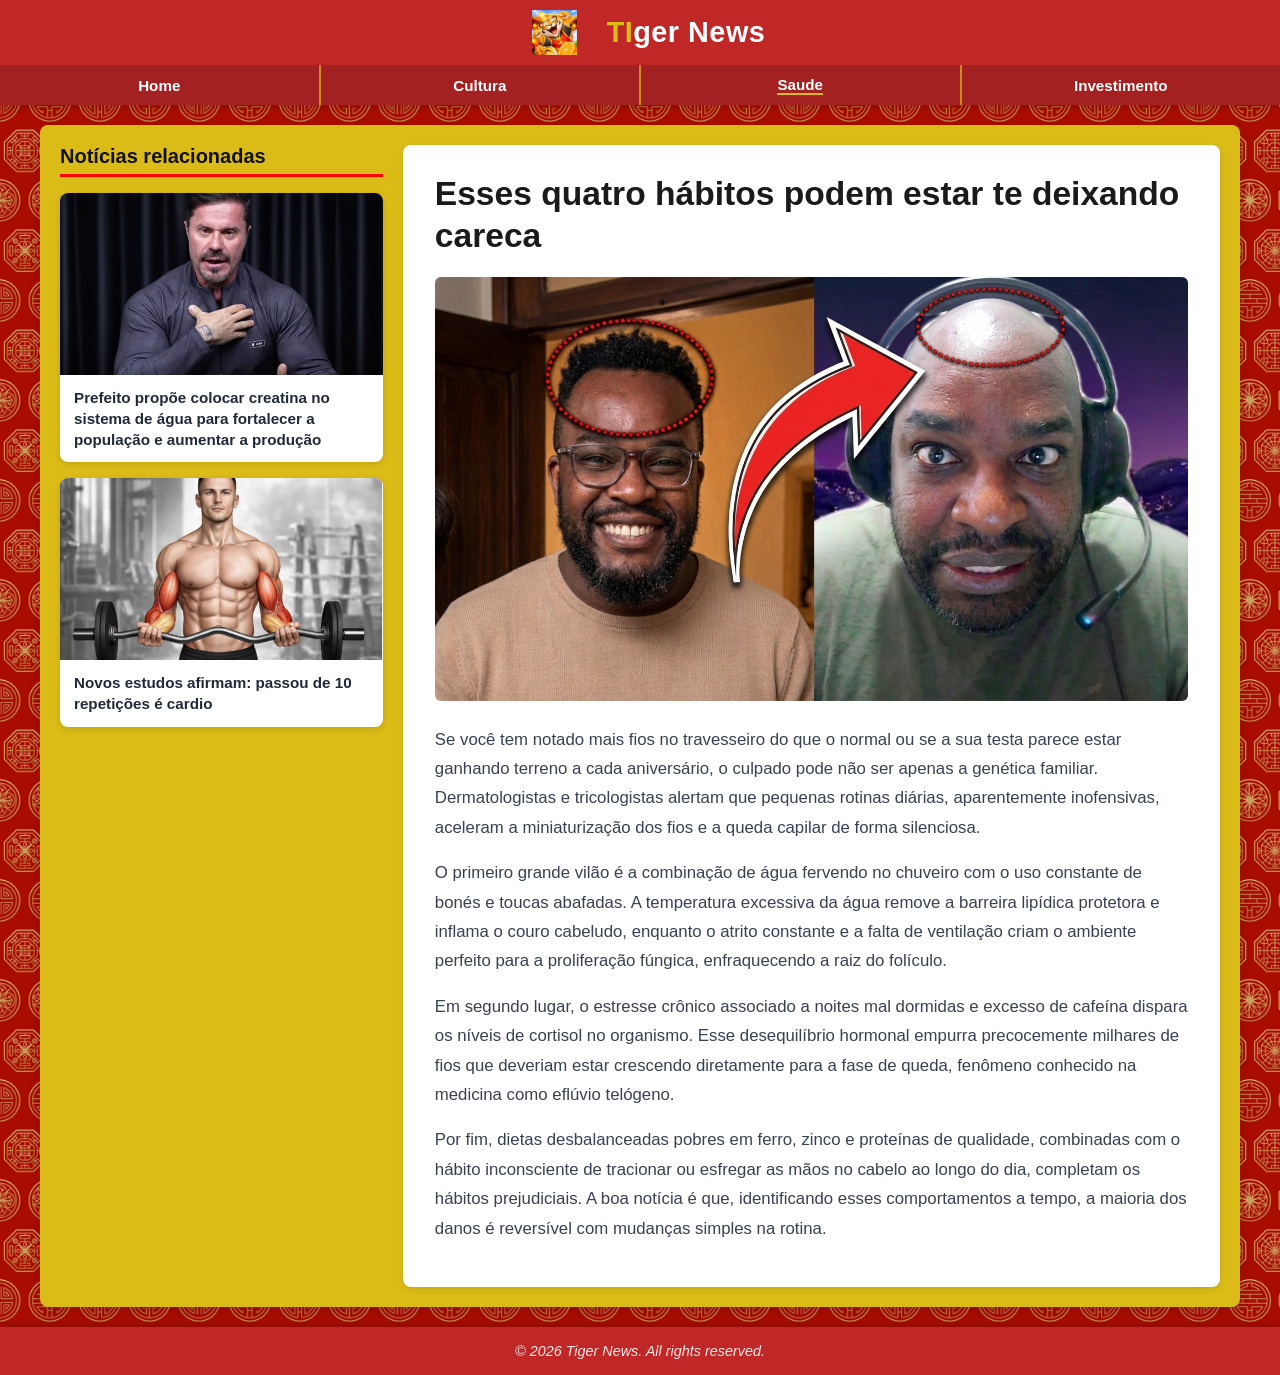
<file: saude-1.html>
<!DOCTYPE html>
<html lang="pt-br">

<head>
    <meta charset="UTF-8">
    <meta name="viewport" content="width=device-width, initial-scale=1.0">
    <title>Esses quatro hábitos podem estar te deixando careca - TIger News</title>
    <link rel="stylesheet" href="css/estilo.css">
</head>

<body>
    <header>
        <section class="logo">
            <a href="index.html" class="logo">
                <img src="imagens/da892ec31fab05d8ba9442714c9b9752_icon.webp" alt="Logo TIger News">
            </a>
            <h1><span>TI</span>ger News</h1>
        </section>
        <section class="navegacao">
            <nav>
                <a href="index.html">Home</a>
                <a href="cultura-1.html">Cultura</a>
                <a href="saude-1.html"class="nav-atual"><span>Saude</span></a>
                <a href="investimento-1.html">Investimento</a>
            </nav>
        </section>
    </header>

    <main class="pagina-leitura">
        <article>
            <h1 class="manchete">Esses quatro hábitos podem estar te deixando careca</h1>
            <img src="imagens/antes_depois.jpg" alt="Alimentação saudável e energia">
            
            <p class="texto-manchete">
                Se você tem notado mais fios no travesseiro do que o normal ou se a sua testa parece estar ganhando terreno a cada aniversário, o culpado pode não ser apenas a genética familiar. Dermatologistas e tricologistas alertam que pequenas rotinas diárias, aparentemente inofensivas, aceleram a miniaturização dos fios e a queda capilar de forma silenciosa.
            </p>
            <p class="texto-manchete">
                O primeiro grande vilão é a combinação de água fervendo no chuveiro com o uso constante de bonés e toucas abafadas. A temperatura excessiva da água remove a barreira lipídica protetora e inflama o couro cabeludo, enquanto o atrito constante e a falta de ventilação criam o ambiente perfeito para a proliferação fúngica, enfraquecendo a raiz do folículo.
            </p>
            <p class="texto-manchete">
                Em segundo lugar, o estresse crônico associado a noites mal dormidas e excesso de cafeína dispara os níveis de cortisol no organismo. Esse desequilíbrio hormonal empurra precocemente milhares de fios que deveriam estar crescendo diretamente para a fase de queda, fenômeno conhecido na medicina como eflúvio telógeno.
            </p>
            <p class="texto-manchete">
                Por fim, dietas desbalanceadas pobres em ferro, zinco e proteínas de qualidade, combinadas com o hábito inconsciente de tracionar ou esfregar as mãos no cabelo ao longo do dia, completam os hábitos prejudiciais. A boa notícia é que, identificando esses comportamentos a tempo, a maioria dos danos é reversível com mudanças simples na rotina.
            </p>
        </article>

        <aside>
            <h2>Notícias relacionadas</h2>

            <a href="saude-2.html" class="noticia-relacionada">
                <img src="imagens/Renato-Cariani-ABRE.webp" alt="Ergonomia Gamer">
                <h3>Prefeito propõe colocar creatina no sistema de água para fortalecer a população e aumentar a produção</h3>
            </a>

            <a href="saude-3.html" class="noticia-relacionada">
                <img src="imagens/rosca-direta-na-barra-w.webp" alt="Água e Poções de Cura">
                <h3>Novos estudos afirmam: passou de 10 repetições é cardio</h3>
            </a>
        </aside>
    </main>

    <footer>
        <p>© 2026 Tiger News. All rights reserved.</p>
    </footer>
</body>

</html>
</file>
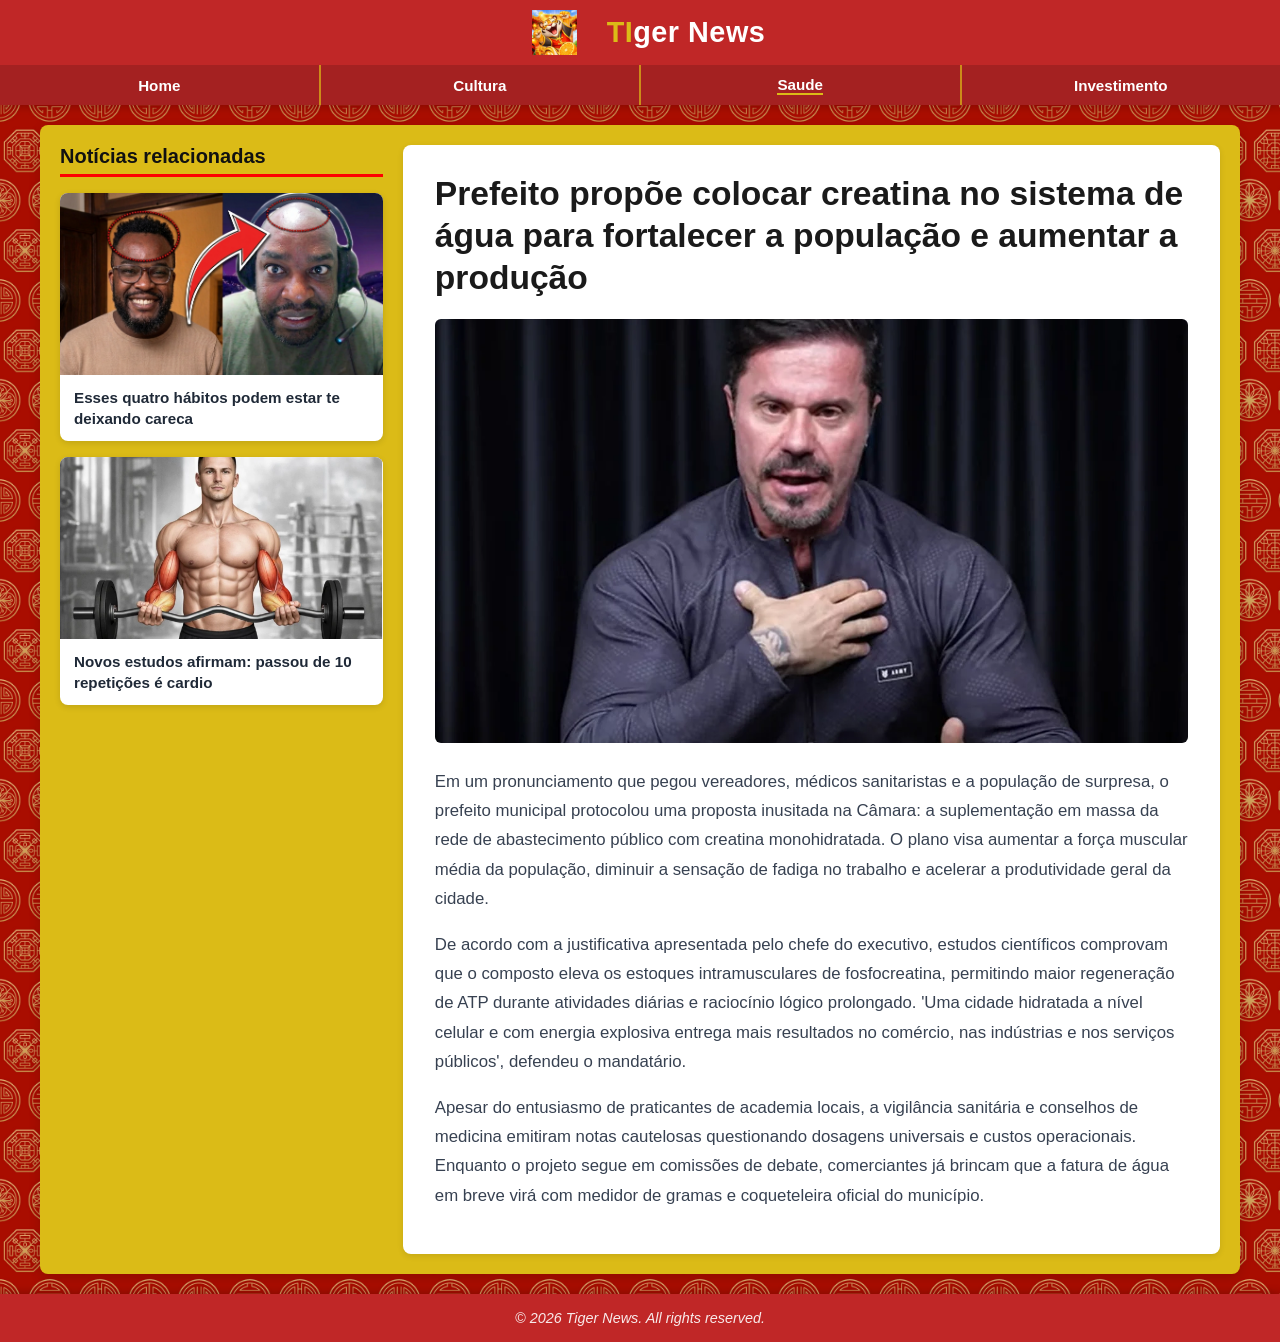
<file: saude-2.html>
<!DOCTYPE html>
<html lang="pt-br">

<head>
    <meta charset="UTF-8">
    <meta name="viewport" content="width=device-width, initial-scale=1.0">
    <title>Prefeito propõe creatina no sistema de água - TIger News</title>
    <link rel="stylesheet" href="css/estilo.css">
</head>

<body>
    <header>
        <section class="logo">
            <a href="index.html" class="logo">
                <img src="imagens/da892ec31fab05d8ba9442714c9b9752_icon.webp" alt="Logo TIger News">
            </a>
            <h1><span>TI</span>ger News</h1>
        </section>
        <section class="navegacao">
            <nav>
                <a href="index.html">Home</a>
                <a href="cultura-1.html">Cultura</a>
                <a href="saude-1.html"class="nav-atual"><span>Saude</span></a>
                <a href="investimento-1.html">Investimento</a>
            </nav>
        </section>
    </header>

    <main class="pagina-leitura">
        <article>
            <h1 class="manchete">Prefeito propõe colocar creatina no sistema de água para fortalecer a população e aumentar a produção</h1>
            <img src="imagens/Renato-Cariani-ABRE.webp" alt="Antes e depois de ajustes na postura">
            
            <p class="texto-manchete">
                Em um pronunciamento que pegou vereadores, médicos sanitaristas e a população de surpresa, o prefeito municipal protocolou uma proposta inusitada na Câmara: a suplementação em massa da rede de abastecimento público com creatina monohidratada. O plano visa aumentar a força muscular média da população, diminuir a sensação de fadiga no trabalho e acelerar a produtividade geral da cidade.
            </p>
            <p class="texto-manchete">
                De acordo com a justificativa apresentada pelo chefe do executivo, estudos científicos comprovam que o composto eleva os estoques intramusculares de fosfocreatina, permitindo maior regeneração de ATP durante atividades diárias e raciocínio lógico prolongado. 'Uma cidade hidratada a nível celular e com energia explosiva entrega mais resultados no comércio, nas indústrias e nos serviços públicos', defendeu o mandatário.
            </p>
            <p class="texto-manchete">
                Apesar do entusiasmo de praticantes de academia locais, a vigilância sanitária e conselhos de medicina emitiram notas cautelosas questionando dosagens universais e custos operacionais. Enquanto o projeto segue em comissões de debate, comerciantes já brincam que a fatura de água em breve virá com medidor de gramas e coqueteleira oficial do município.
            </p>
        </article>

        <aside>
            <h2>Notícias relacionadas</h2>

            <a href="saude-1.html" class="noticia-relacionada">
                <img src="imagens/antes_depois.jpg" alt="Sementes dos Deuses">
                <h3>Esses quatro hábitos podem estar te deixando careca</h3>
            </a>

            <a href="saude-3.html" class="noticia-relacionada">
                <img src="imagens/rosca-direta-na-barra-w.webp" alt="Água e hidratação">
                <h3>Novos estudos afirmam: passou de 10 repetições é cardio</h3>
            </a>
        </aside>
    </main>

    <footer>
        <p>© 2026 Tiger News. All rights reserved.</p>
    </footer>
</body>

</html>
</file>
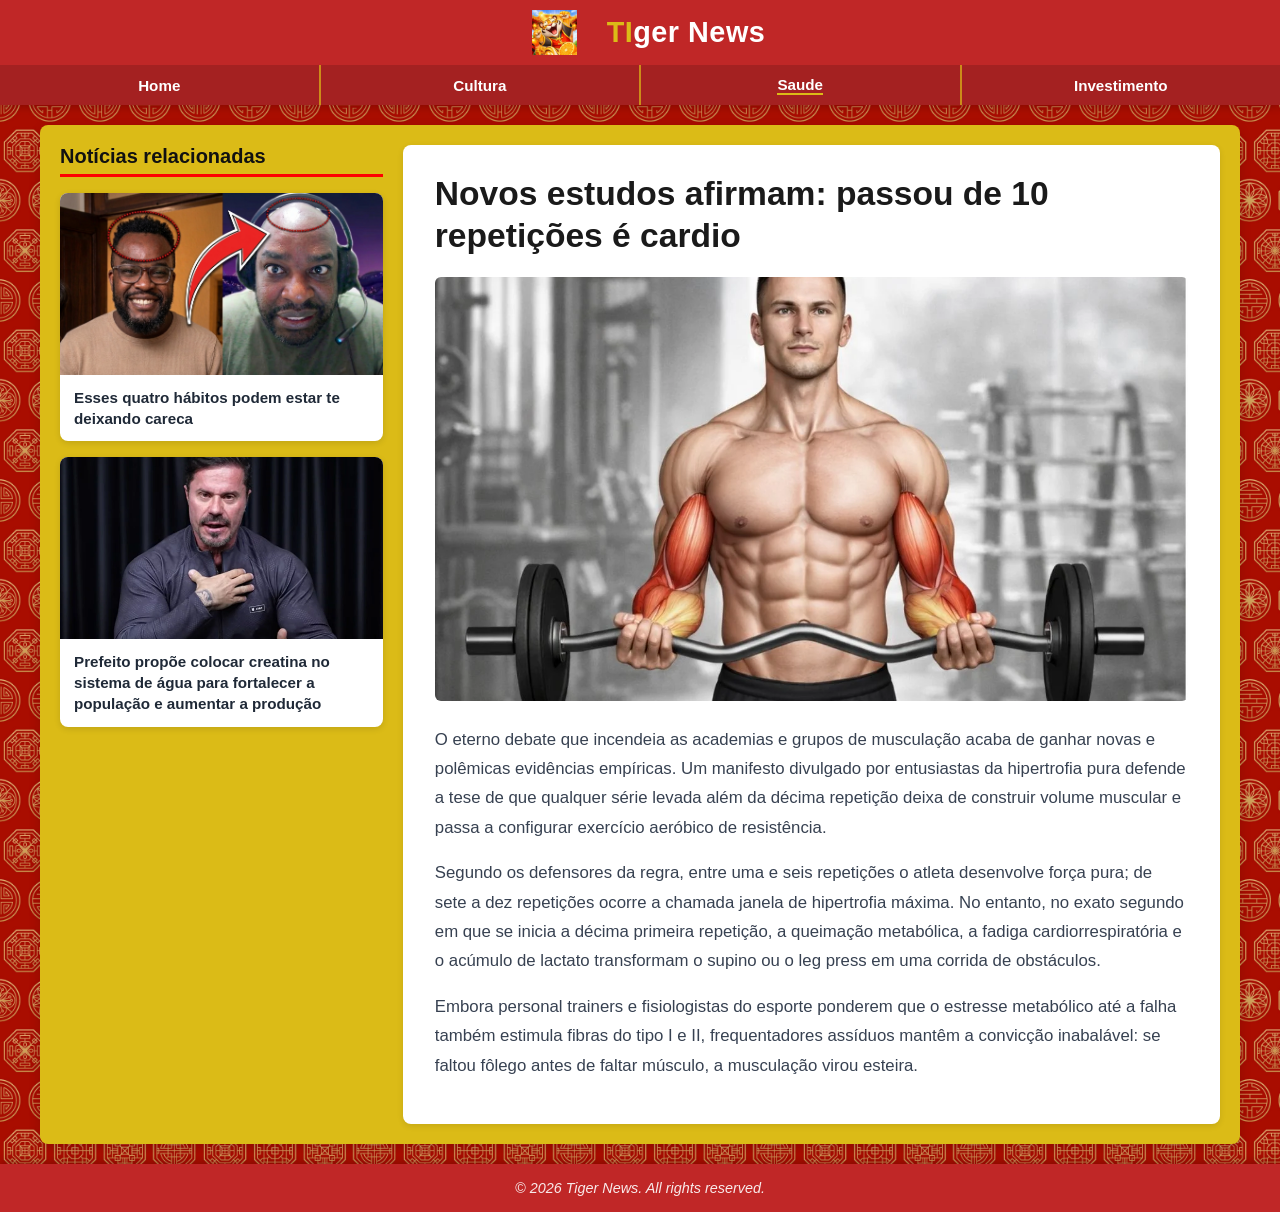
<file: saude-3.html>
<!DOCTYPE html>
<html lang="pt-br">

<head>
    <meta charset="UTF-8">
    <meta name="viewport" content="width=device-width, initial-scale=1.0">
    <title>Passou de 10 repetições é cardio - TIger News</title>
    <link rel="stylesheet" href="css/estilo.css">
</head>

<body>
    <header>
        <section class="logo">
            <a href="index.html" class="logo">
                <img src="imagens/da892ec31fab05d8ba9442714c9b9752_icon.webp" alt="Logo TIger News">
            </a>
            <h1><span>TI</span>ger News</h1>
        </section>
        <section class="navegacao">
            <nav>
                <a href="index.html">Home</a>
                <a href="cultura-1.html">Cultura</a>
                <a href="saude-1.html"class="nav-atual"><span>Saude</span></a>
                <a href="investimento-1.html">Investimento</a>
            </nav>
        </section>
    </header>

    <main class="pagina-leitura">
        <article>
            <h1 class="manchete">Novos estudos afirmam: passou de 10 repetições é cardio</h1>
            <img src="imagens/rosca-direta-na-barra-w.webp" alt="Garrafa de água e efeitos terapêuticos">
            
            <p class="texto-manchete">
                O eterno debate que incendeia as academias e grupos de musculação acaba de ganhar novas e polêmicas evidências empíricas. Um manifesto divulgado por entusiastas da hipertrofia pura defende a tese de que qualquer série levada além da décima repetição deixa de construir volume muscular e passa a configurar exercício aeróbico de resistência.
            </p>
            <p class="texto-manchete">
                Segundo os defensores da regra, entre uma e seis repetições o atleta desenvolve força pura; de sete a dez repetições ocorre a chamada janela de hipertrofia máxima. No entanto, no exato segundo em que se inicia a décima primeira repetição, a queimação metabólica, a fadiga cardiorrespiratória e o acúmulo de lactato transformam o supino ou o leg press em uma corrida de obstáculos.
            </p>
            <p class="texto-manchete">
                Embora personal trainers e fisiologistas do esporte ponderem que o estresse metabólico até a falha também estimula fibras do tipo I e II, frequentadores assíduos mantêm a convicção inabalável: se faltou fôlego antes de faltar músculo, a musculação virou esteira.
            </p>
        </article>

        <aside>
            <h2>Notícias relacionadas</h2>

            <a href="saude-1.html" class="noticia-relacionada">
                <img src="imagens/antes_depois.jpg" alt="Sementes dos Deuses">
                <h3>Esses quatro hábitos podem estar te deixando careca</h3>
            </a>

            <a href="saude-2.html" class="noticia-relacionada">
                <img src="imagens/Renato-Cariani-ABRE.webp" alt="Ergonomia Gamer">
                <h3>Prefeito propõe colocar creatina no sistema de água para fortalecer a população e aumentar a produção</h3>
            </a>
        </aside>
    </main>

    <footer>
        <p>© 2026 Tiger News. All rights reserved.</p>
    </footer>
</body>

</html>
</file>
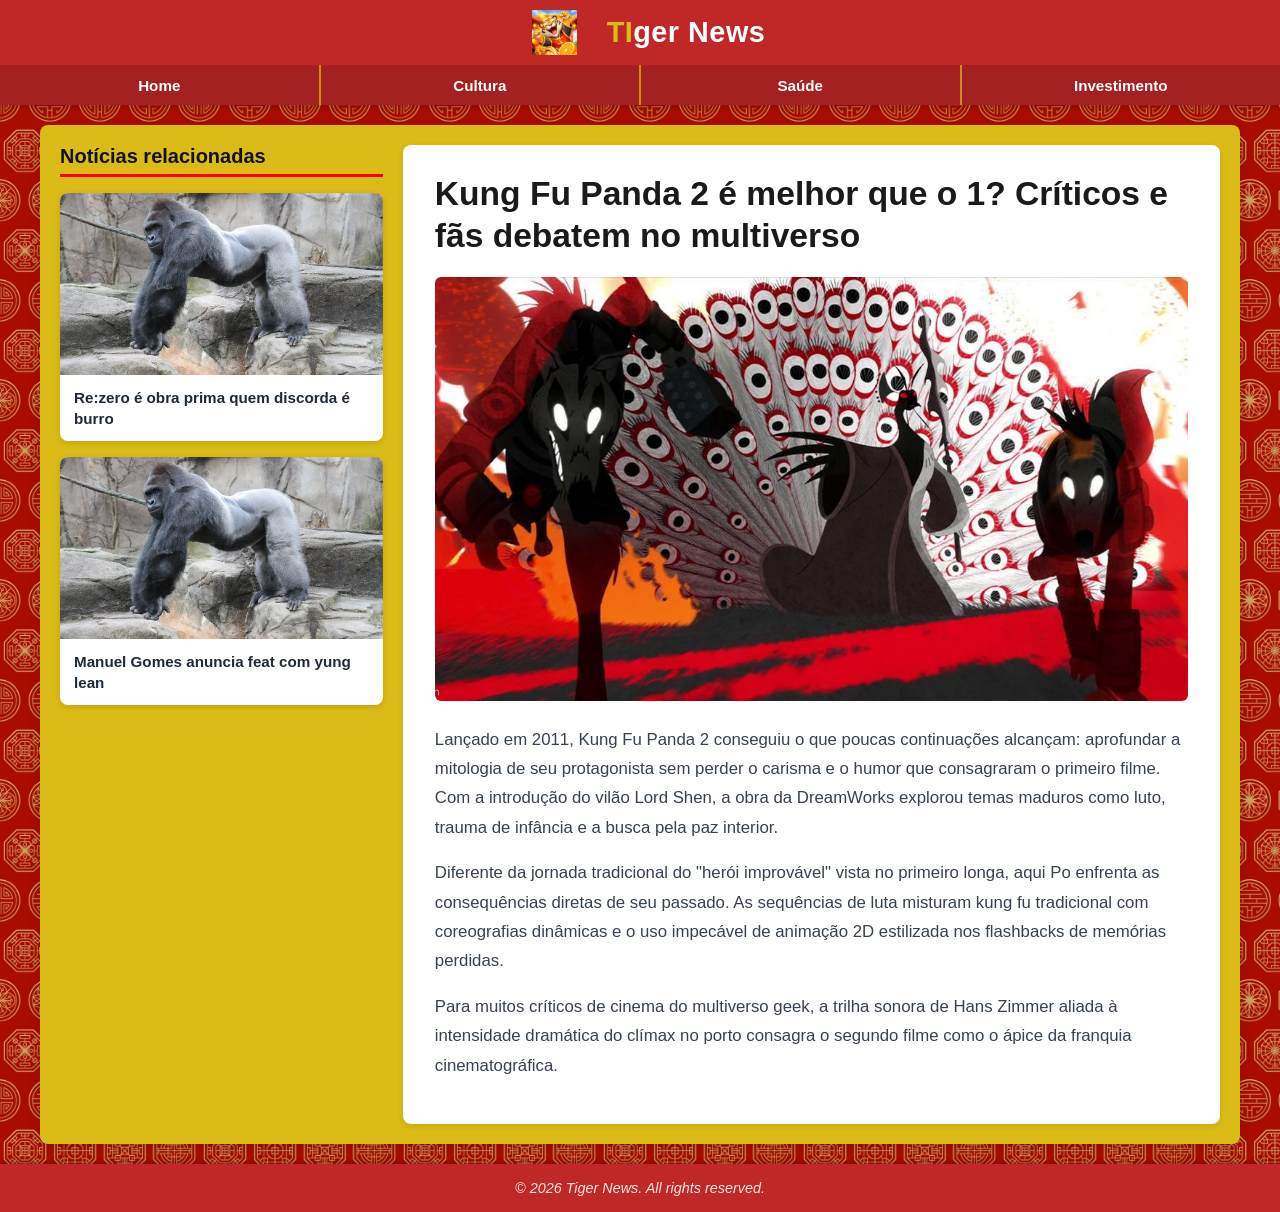
<file: projeto/cultura-1.html>
<!DOCTYPE html>
<html lang="pt-br">

<head>
    <meta charset="UTF-8">
    <meta name="viewport" content="width=device-width, initial-scale=1.0">
    <title>Kung Fu Panda 2 é melhor que o 1? - TIger News</title>
    <link rel="stylesheet" href="css/estilo.css">
</head>

<body>
    <header>
        <section class="logo">
            <a href="index.html" class="logo">
                <img src="imagens/da892ec31fab05d8ba9442714c9b9752_icon.webp" alt="Logo TIger News">
            </a>
            <h1><span>TI</span>ger News</h1>
        </section>
        <section class="navegacao">
            <nav>
                <a href="index.html">Home</a>
                <a href="cultura-1.html">Cultura</a>
                <a href="saude-1.html">Saúde</a>
                <a href="investimento-1.html">Investimento</a>
            </nav>
        </section>
    </header>

    <main class="pagina-leitura">
        <article>
            <h1 class="manchete">Kung Fu Panda 2 é melhor que o 1? Críticos e fãs debatem no multiverso</h1>
            <img src="imagens/kungfu.jpg" alt="Cena marcante de Kung Fu Panda 2">
            
            <p class="texto-manchete">
                Lançado em 2011, Kung Fu Panda 2 conseguiu o que poucas continuações alcançam: aprofundar a mitologia de seu protagonista sem perder o carisma e o humor que consagraram o primeiro filme. Com a introdução do vilão Lord Shen, a obra da DreamWorks explorou temas maduros como luto, trauma de infância e a busca pela paz interior.
            </p>
            <p class="texto-manchete">
                Diferente da jornada tradicional do "herói improvável" vista no primeiro longa, aqui Po enfrenta as consequências diretas de seu passado. As sequências de luta misturam kung fu tradicional com coreografias dinâmicas e o uso impecável de animação 2D estilizada nos flashbacks de memórias perdidas.
            </p>
            <p class="texto-manchete">
                Para muitos críticos de cinema do multiverso geek, a trilha sonora de Hans Zimmer aliada à intensidade dramática do clímax no porto consagra o segundo filme como o ápice da franquia cinematográfica.
            </p>
        </article>

        <aside>
            <h2>Notícias relacionadas</h2>

            <a href="cultura-2.html" class="noticia-relacionada">
                <img src="imagens/Gorilla-zoo.jpg" alt="Re:Zero imagem">
                <h3>Re:zero é obra prima quem discorda é burro</h3>
            </a>

            <a href="cultura-3.html" class="noticia-relacionada">
                <img src="imagens/Gorilla-zoo.jpg" alt="Manuel Gomes e Yung Lean">
                <h3>Manuel Gomes anuncia feat com yung lean</h3>
            </a>
        </aside>
    </main>

    <footer>
        <p>© 2026 Tiger News. All rights reserved.</p>
    </footer>
</body>

</html>
</file>
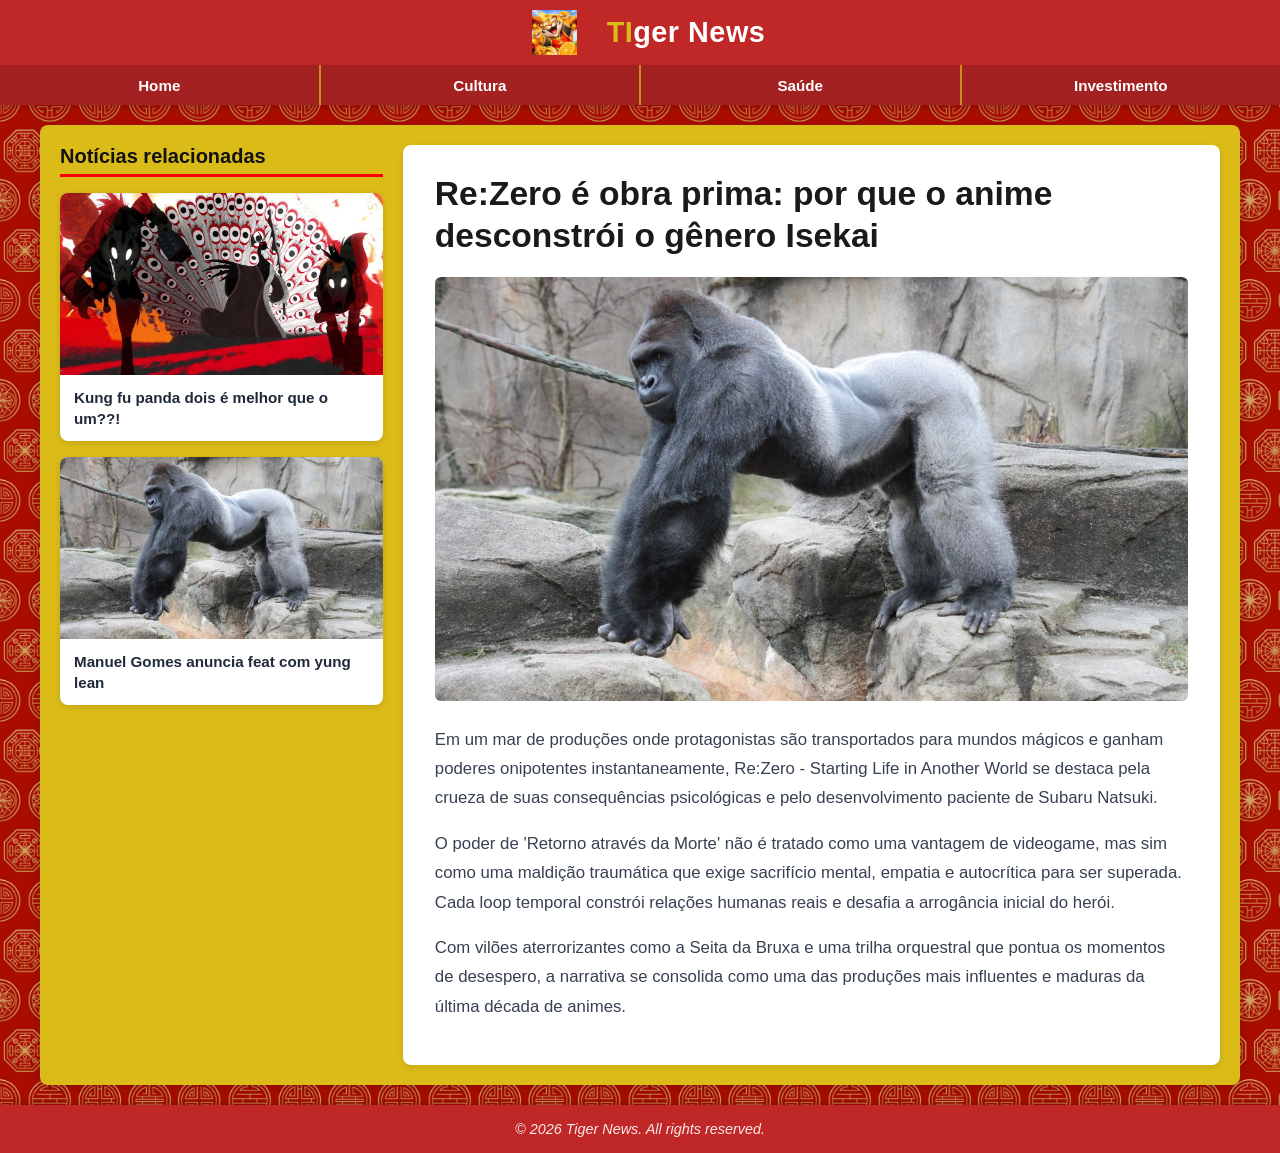
<file: projeto/cultura-2.html>
<!DOCTYPE html>
<html lang="pt-br">

<head>
    <meta charset="UTF-8">
    <meta name="viewport" content="width=device-width, initial-scale=1.0">
    <title>Re:Zero é obra prima - TIger News</title>
    <link rel="stylesheet" href="css/estilo.css">
</head>

<body>
    <header>
        <section class="logo">
            <a href="index.html" class="logo">
                <img src="imagens/da892ec31fab05d8ba9442714c9b9752_icon.webp" alt="Logo TIger News">
            </a>
            <h1><span>TI</span>ger News</h1>
        </section>
        <section class="navegacao">
            <nav>
                <a href="index.html">Home</a>
                <a href="cultura-1.html">Cultura</a>
                <a href="saude-1.html">Saúde</a>
                <a href="investimento-1.html">Investimento</a>
            </nav>
        </section>
    </header>

    <main class="pagina-leitura">
        <article>
            <h1 class="manchete">Re:Zero é obra prima: por que o anime desconstrói o gênero Isekai</h1>
            <img src="imagens/Gorilla-zoo.jpg" alt="Personagem analisando o destino">
            
            <p class="texto-manchete">
                Em um mar de produções onde protagonistas são transportados para mundos mágicos e ganham poderes onipotentes instantaneamente, Re:Zero - Starting Life in Another World se destaca pela crueza de suas consequências psicológicas e pelo desenvolvimento paciente de Subaru Natsuki.
            </p>
            <p class="texto-manchete">
                O poder de 'Retorno através da Morte' não é tratado como uma vantagem de videogame, mas sim como uma maldição traumática que exige sacrifício mental, empatia e autocrítica para ser superada. Cada loop temporal constrói relações humanas reais e desafia a arrogância inicial do herói.
            </p>
            <p class="texto-manchete">
                Com vilões aterrorizantes como a Seita da Bruxa e uma trilha orquestral que pontua os momentos de desespero, a narrativa se consolida como uma das produções mais influentes e maduras da última década de animes.
            </p>
        </article>

        <aside>
            <h2>Notícias relacionadas</h2>

            <a href="cultura-1.html" class="noticia-relacionada">
                <img src="imagens/kungfu.jpg" alt="Kung Fu Panda 2">
                <h3>Kung fu panda dois é melhor que o um??!</h3>
            </a>

            <a href="cultura-3.html" class="noticia-relacionada">
                <img src="imagens/Gorilla-zoo.jpg" alt="Manuel Gomes e Yung Lean">
                <h3>Manuel Gomes anuncia feat com yung lean</h3>
            </a>
        </aside>
    </main>

    <footer>
        <p>© 2026 Tiger News. All rights reserved.</p>
    </footer>
</body>

</html>
</file>
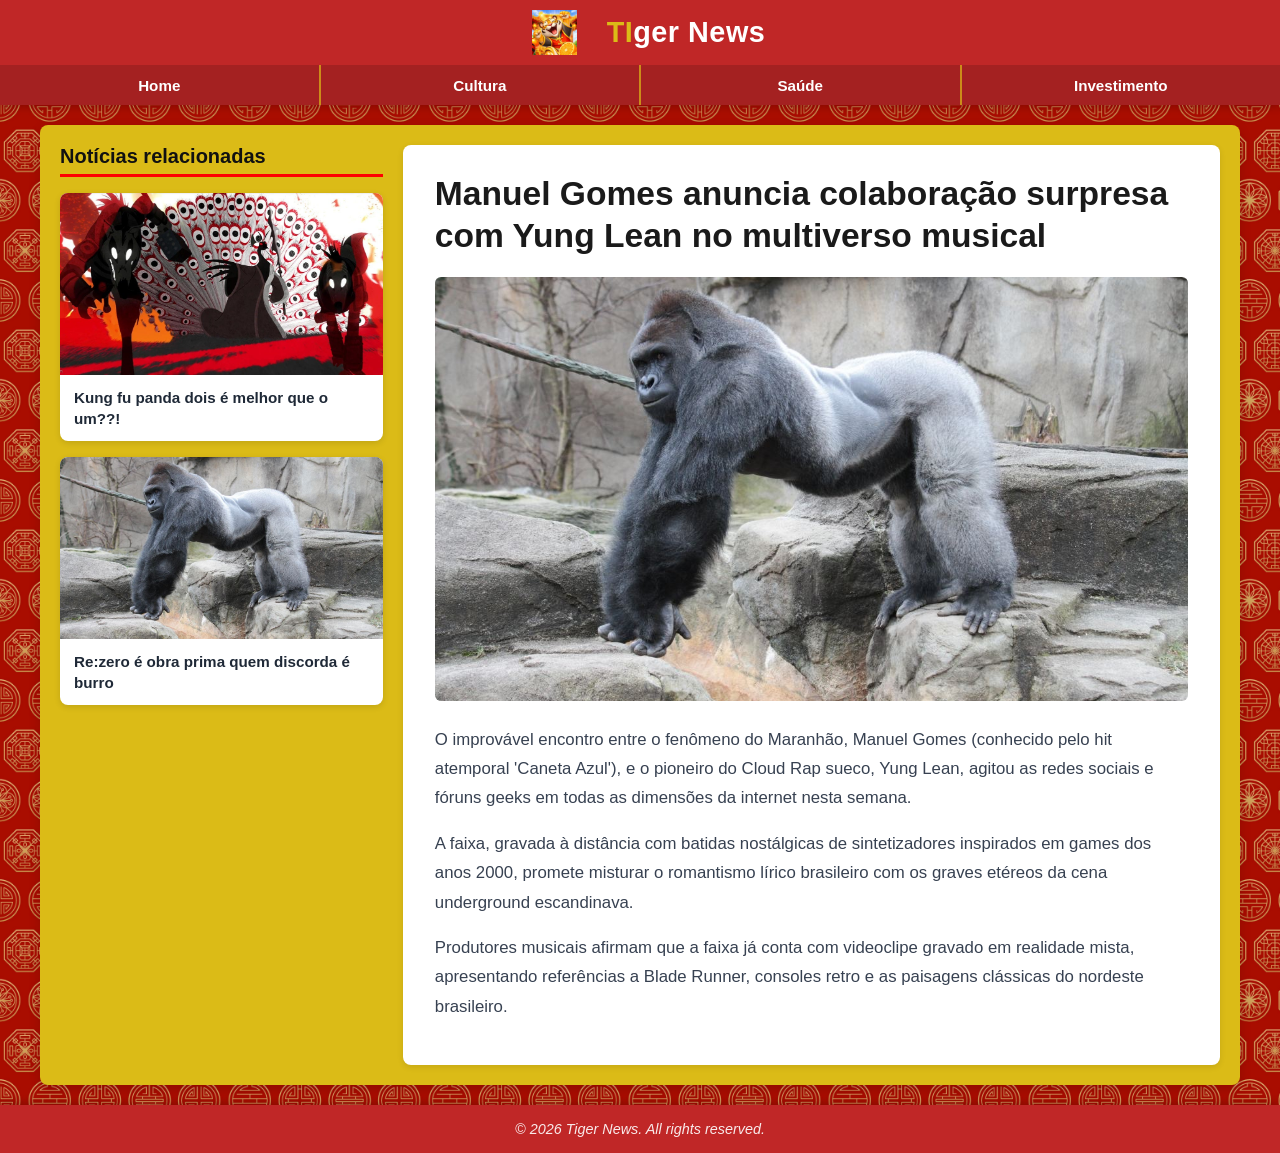
<file: projeto/cultura-3.html>
<!DOCTYPE html>
<html lang="pt-br">

<head>
    <meta charset="UTF-8">
    <meta name="viewport" content="width=device-width, initial-scale=1.0">
    <title>Manuel Gomes feat Yung Lean - TIger News</title>
    <link rel="stylesheet" href="css/estilo.css">
</head>

<body>
    <header>
        <section class="logo">
            <a href="index.html" class="logo">
                <img src="imagens/da892ec31fab05d8ba9442714c9b9752_icon.webp" alt="Logo TIger News">
            </a>
            <h1><span>TI</span>ger News</h1>
        </section>
        <section class="navegacao">
            <nav>
                <a href="index.html">Home</a>
                <a href="cultura-1.html">Cultura</a>
                <a href="saude-1.html">Saúde</a>
                <a href="investimento-1.html">Investimento</a>
            </nav>
        </section>
    </header>

    <main class="pagina-leitura">
        <article>
            <h1 class="manchete">Manuel Gomes anuncia colaboração surpresa com Yung Lean no multiverso musical</h1>
            <img src="imagens/Gorilla-zoo.jpg" alt="Manuel Gomes e estética cloud rap">
            
            <p class="texto-manchete">
                O improvável encontro entre o fenômeno do Maranhão, Manuel Gomes (conhecido pelo hit atemporal 'Caneta Azul'), e o pioneiro do Cloud Rap sueco, Yung Lean, agitou as redes sociais e fóruns geeks em todas as dimensões da internet nesta semana.
            </p>
            <p class="texto-manchete">
                A faixa, gravada à distância com batidas nostálgicas de sintetizadores inspirados em games dos anos 2000, promete misturar o romantismo lírico brasileiro com os graves etéreos da cena underground escandinava.
            </p>
            <p class="texto-manchete">
                Produtores musicais afirmam que a faixa já conta com videoclipe gravado em realidade mista, apresentando referências a Blade Runner, consoles retro e as paisagens clássicas do nordeste brasileiro.
            </p>
        </article>

        <aside>
            <h2>Notícias relacionadas</h2>

            <a href="cultura-1.html" class="noticia-relacionada">
                <img src="imagens/kungfu.jpg" alt="Kung Fu Panda 2">
                <h3>Kung fu panda dois é melhor que o um??!</h3>
            </a>

            <a href="cultura-2.html" class="noticia-relacionada">
                <img src="imagens/Gorilla-zoo.jpg" alt="Re:Zero obra prima">
                <h3>Re:zero é obra prima quem discorda é burro</h3>
            </a>
        </aside>
    </main>

    <footer>
        <p>© 2026 Tiger News. All rights reserved.</p>
    </footer>
</body>

</html>
</file>
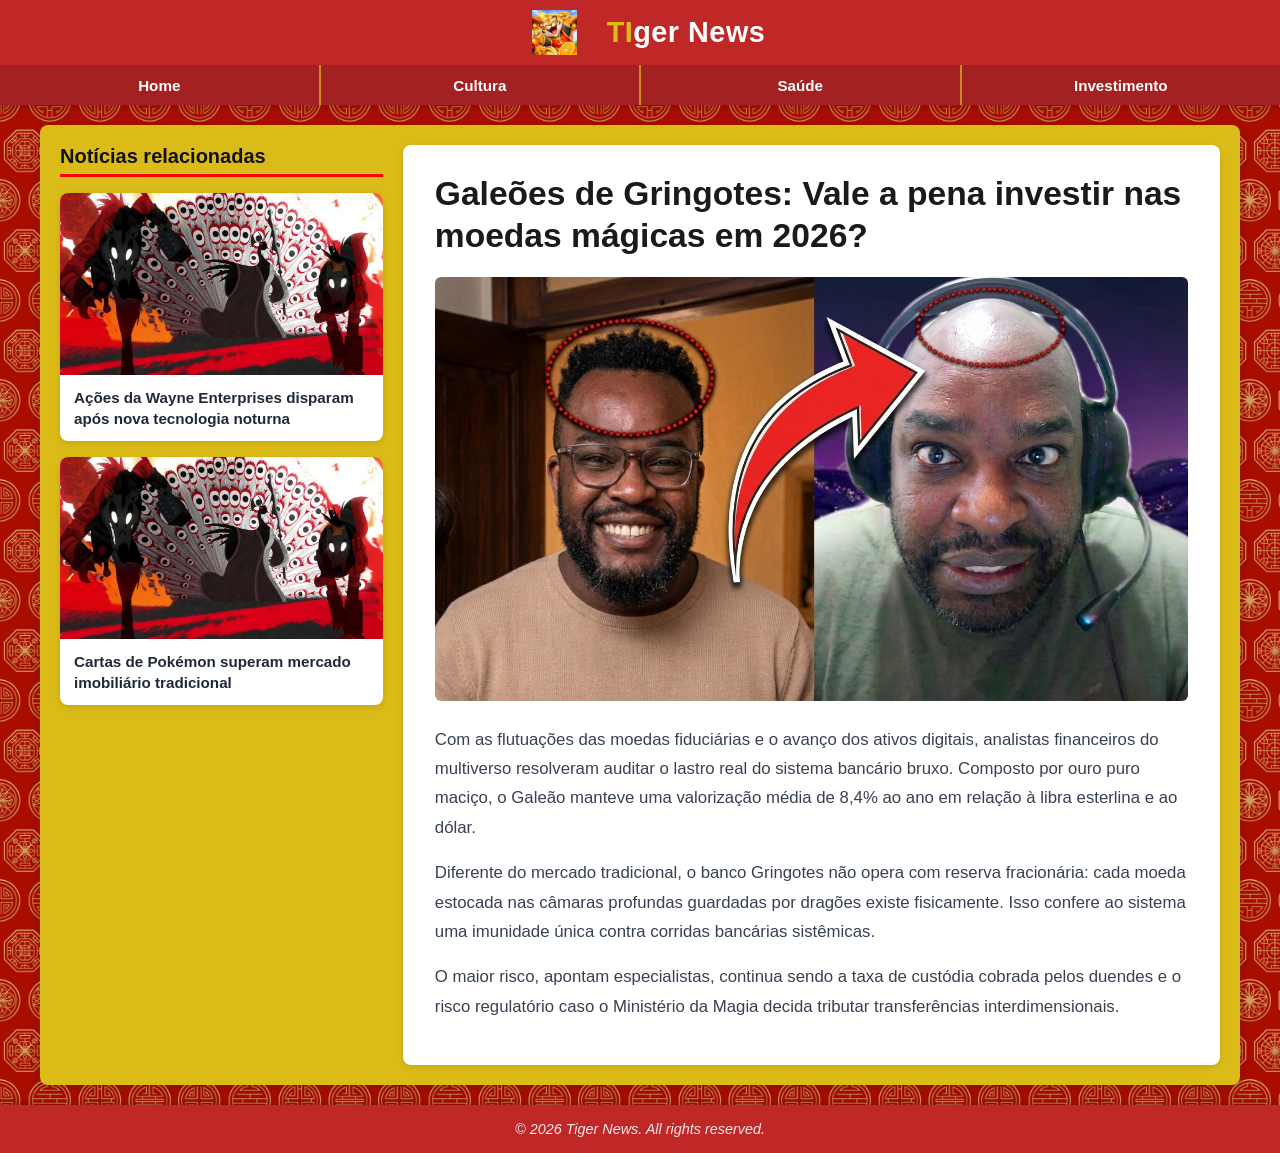
<file: projeto/investimento-1.html>
<!DOCTYPE html>
<html lang="pt-br">

<head>
    <meta charset="UTF-8">
    <meta name="viewport" content="width=device-width, initial-scale=1.0">
    <title>Galeões de Gringotes em 2026 - TIger News</title>
    <link rel="stylesheet" href="css/estilo.css">
</head>

<body>
    <header>
        <section class="logo">
            <a href="index.html" class="logo">
                <img src="imagens/da892ec31fab05d8ba9442714c9b9752_icon.webp" alt="Logo TIger News">
            </a>
            <h1><span>TI</span>ger News</h1>
        </section>
        <section class="navegacao">
            <nav>
                <a href="index.html">Home</a>
                <a href="cultura-1.html">Cultura</a>
                <a href="saude-1.html">Saúde</a>
                <a href="investimento-1.html">Investimento</a>
            </nav>
        </section>
    </header>

    <main class="pagina-leitura">
        <article>
            <h1 class="manchete">Galeões de Gringotes: Vale a pena investir nas moedas mágicas em 2026?</h1>
            <img src="imagens/antes_depois.jpg" alt="Cofres do banco mágico Gringotes">
            
            <p class="texto-manchete">
                Com as flutuações das moedas fiduciárias e o avanço dos ativos digitais, analistas financeiros do multiverso resolveram auditar o lastro real do sistema bancário bruxo. Composto por ouro puro maciço, o Galeão manteve uma valorização média de 8,4% ao ano em relação à libra esterlina e ao dólar.
            </p>
            <p class="texto-manchete">
                Diferente do mercado tradicional, o banco Gringotes não opera com reserva fracionária: cada moeda estocada nas câmaras profundas guardadas por dragões existe fisicamente. Isso confere ao sistema uma imunidade única contra corridas bancárias sistêmicas.
            </p>
            <p class="texto-manchete">
                O maior risco, apontam especialistas, continua sendo a taxa de custódia cobrada pelos duendes e o risco regulatório caso o Ministério da Magia decida tributar transferências interdimensionais.
            </p>
        </article>

        <aside>
            <h2>Notícias relacionadas</h2>

            <a href="investimento-2.html" class="noticia-relacionada">
                <img src="imagens/kungfu.jpg" alt="Ações da Wayne Enterprises">
                <h3>Ações da Wayne Enterprises disparam após nova tecnologia noturna</h3>
            </a>

            <a href="investimento-3.html" class="noticia-relacionada">
                <img src="imagens/kungfu.jpg" alt="Mercado de Cartas Pokémon">
                <h3>Cartas de Pokémon superam mercado imobiliário tradicional</h3>
            </a>
        </aside>
    </main>

    <footer>
        <p>© 2026 Tiger News. All rights reserved.</p>
    </footer>
</body>

</html>
</file>
<file: css/estilo.css>
/* ==========================================================================
   1. VARIÁVEIS E RESET GLOBAL
   ========================================================================== */
:root {
    --body-color: rgb(169, 147, 143);
    --main-color: rgba(219, 187, 23);
    --noticia-bg-color: #ffffff;
    --header-color: rgb(192, 39, 39);
    --header-hover: rgb(102, 9, 9);
    --font-stack: 'Helvetica Neue', Helvetica, Arial, sans-serif;
}

* {
    box-sizing: border-box;
}

body {
    background-color: var(--body-color);
    margin: 0;
    display: flex;
    flex-direction: column;
    min-height: 100vh;
    font-family: var(--font-stack);
    background-image: url("../imagens/chinese-traditional-oriental-ornament-background-pattern-seamless-vector.jpg");
    background-repeat: repeat;
    background-size: 200px;
}

h1, h2, h3, h4, p {
    margin: 0;
}

a {
    color: inherit;
    text-decoration: none;
}

/* ==========================================================================
   2. CABEÇALHO E NAVEGAÇÃO
   ========================================================================== */
header {
    background-color: var(--header-color);
    height: fit-content;
    display: flex;
    flex-direction: column;
    align-items: center;
    box-shadow: 0 2px 8px rgba(0, 0, 0, 0.2);
}
.nav-atual span{
    border-bottom: var(--main-color) solid 2px;
}

section.logo {
    display: flex;
    align-items: center;
    gap: 12px;
    padding: 10px 0;
}

section.logo img {
    width: 80px;
    aspect-ratio: 16 / 9;
    object-fit: scale-down;
    display: block;
    border-radius: 4px;
}

section.logo h1 {
    margin: 0;
    font-size: 1.8rem;
    color: #ffffff;
    letter-spacing: 0.5px;
}

section.logo h1 span {
    color: var(--main-color);
}

section.navegacao {
    width: 100%;
}

nav {
    width: 100%;
    display: flex;
    justify-content: center;
    background-color: rgba(0, 0, 0, 0.15);
}

nav a {
    flex: 1;
    text-align: center;
    height: 40px;
    display: flex;
    align-items: center;
    justify-content: center;
    color: #ffffff;
    font-weight: 600;
    font-size: 0.95rem;
    transition: background-color 0.2s ease;
}

nav a:not(:last-child) {
    border-right: 2px solid rgba(219, 187, 23, 0.7);
}

nav a:hover {
    background-color: var(--header-hover);
}

/* ==========================================================================
   3. PÁGINA INICIAL (HOME: 3 COLUNAS)
   ========================================================================== */
main.home {
    flex: 1;
    background-color: var(--main-color);
    max-width: 1200px;
    width: 100%;
    align-self: center;
    padding: 20px;
    display: grid;
    grid-template-columns: repeat(3, 1fr);
    gap: 20px;
    box-shadow: 0 4px 12px rgba(0, 0, 0, 0.15);
    margin: 20px 0;
    border-radius: 8px;
}

.tema-home {
    display: flex;
    flex-direction: column;
    gap: 14px;
}

.tema-home > a {
    display: block;
}

.tema-home h2 {
    font-size: 1.25rem;
    font-weight: 700;
    color: #111111;
    border-bottom: 3px solid red;
    padding-bottom: 4px;
    display: inline-block;
}

/* Card Principal da Coluna (Article) */
.tema-home article {
    background-color: var(--main-color);
    overflow: hidden;
    box-shadow: 0 2px 6px rgba(0, 0, 0, 0.15);
    border-bottom: 5px solid red;
    transition: transform 0.2s ease, box-shadow 0.2s ease;
    display: flex;
    flex-direction: column;
}

.tema-home article:hover {
    transform: translateY(-3px);
    box-shadow: 0 4px 10px rgba(0, 0, 0, 0.2);
}

.tema-home article img {
    width: 100%;
    aspect-ratio: 16 / 9;
    object-fit: cover;
    display: block;
}

.tema-home article h3 {
    padding: 14px 16px;
    font-size: 1.15rem;
    line-height: 1.35;
    font-weight: 700;
    color: #1a1a1a;
    min-height: 105px;
    height: 105px;
    display: flex;
    align-items: center;
}

/* Aside com as Notícias Secundárias */
.tema-home aside {
    padding: 0;
    display: flex;
    flex-direction: column;
    gap: 10px;
}

.tema-home aside > a {
    display: block;
}

.noticia-sec {
    background-color: var(--main-color);
    display: flex;
    justify-content: space-between;
    align-items: center;
    overflow: hidden;
    padding: 8px 10px;
    gap: 12px;
    box-shadow: 0 2px 5px rgba(0, 0, 0, 0.1);
    transition: transform 0.2s ease, box-shadow 0.2s ease;
    border-bottom: solid 2px red;
    min-height: 105px;
    height: 105px;
}

.noticia-sec:hover {
    transform: translateY(-2px);
    box-shadow: 0 4px 8px rgba(0, 0, 0, 0.15);
}

.noticia-sec h4 {
    font-size: 0.82rem;
    line-height: 1.3;
    font-weight: 600;
    color: #222222;
    flex: 1;
    align-self: stretch;
    display: flex;
    align-items: center;
    padding-right: 10px;
    border-right: 2px solid red;
}

.noticia-sec img {
    width: 110px;
    height: 70px;
    object-fit: cover;
    border-radius: 4px;
    flex-shrink: 0;
    display: block;
}

/* ==========================================================================
   4. PÁGINA DE LEITURA DA NOTÍCIA (2 COLUNAS: 70% / 30%)
   ========================================================================== */
main.pagina-leitura {
    flex: 1;
    background-color: var(--main-color);
    max-width: 1200px;
    width: 100%;
    align-self: center;
    padding: 20px;
    display: flex;
    flex-direction: row-reverse;
    gap: 20px;
    box-shadow: 0 4px 12px rgba(0, 0, 0, 0.15);
    margin: 20px 0;
    border-radius: 8px;
}

/* Coluna Principal: O Artigo Completo */
main.pagina-leitura article {
    flex: 7;
    background-color: var(--noticia-bg-color);
    padding: 28px 32px;
    border-radius: 8px;
    box-shadow: 0 2px 6px rgba(0, 0, 0, 0.1);
}

main.pagina-leitura article img {
    width: 100%;
    aspect-ratio: 16 / 9;
    object-fit: cover;
    border-radius: 6px;
    margin-bottom: 1.5rem;
    display: block;
}

main.pagina-leitura h1.manchete {
    font-size: 2.1rem;
    font-weight: 700;
    line-height: 1.25;
    color: #1a1a1a;
    margin-bottom: 1.25rem;
}

main.pagina-leitura p.texto-manchete {
    font-size: 1.05rem;
    color: #374151;
    line-height: 1.75;
    margin-bottom: 1rem;
}

/* Coluna Lateral: Notícias Relacionadas */
main.pagina-leitura aside {
    flex: 3;
    background-color: var(--main-color);
    padding: 0;
    display: flex;
    flex-direction: column;
    gap: 16px;
}

main.pagina-leitura aside h2 {
    color: #111111;
    font-size: 1.25rem;
    font-weight: 700;
    border-bottom: 3px solid red;
    padding-bottom: 6px;
}

.noticia-relacionada {
    background-color: var(--noticia-bg-color);
    border-radius: 8px;
    overflow: hidden;
    box-shadow: 0 2px 6px rgba(0, 0, 0, 0.12);
    display: block;
    transition: transform 0.2s ease, box-shadow 0.2s ease;
}

.noticia-relacionada:hover {
    transform: translateY(-3px);
    box-shadow: 0 4px 10px rgba(0, 0, 0, 0.18);
}

.noticia-relacionada img {
    width: 100%;
    aspect-ratio: 16 / 9;
    object-fit: cover;
    display: block;
}

.noticia-relacionada h3 {
    font-size: 0.95rem;
    font-weight: 600;
    line-height: 1.4;
    color: #1f2937;
    padding: 12px 14px;
}

/* ==========================================================================
   5. RODAPÉ (EASTER EGG DO MULTIVERSO)
   ========================================================================== */
footer {
    background-color: var(--header-color);
    color: #ffffff;
    text-align: center;
    padding: 16px;
    font-size: 0.9rem;
    margin-top: auto;
    box-shadow: 0 -2px 8px rgba(0, 0, 0, 0.2);
}

footer p {
    font-style: italic;
    opacity: 0.9;
}
</file>
<file: projeto/css/estilo.css>
/* ==========================================================================
   1. VARIÁVEIS E RESET GLOBAL
   ========================================================================== */
:root {
    --body-color: rgb(169, 147, 143);
    --main-color: rgba(219, 187, 23);
    --noticia-bg-color: #ffffff;
    --header-color: rgb(192, 39, 39);
    --header-hover: rgb(102, 9, 9);
    --font-stack: 'Helvetica Neue', Helvetica, Arial, sans-serif;
}

* {
    box-sizing: border-box;
}

body {
    background-color: var(--body-color);
    margin: 0;
    display: flex;
    flex-direction: column;
    min-height: 100vh;
    font-family: var(--font-stack);
    background-image: url("../imagens/chinese-traditional-oriental-ornament-background-pattern-seamless-vector.jpg");
    background-repeat: repeat;
    background-size: 200px;
}

h1, h2, h3, h4, p {
    margin: 0;
}

a {
    color: inherit;
    text-decoration: none;
}

/* ==========================================================================
   2. CABEÇALHO E NAVEGAÇÃO
   ========================================================================== */
header {
    background-color: var(--header-color);
    height: fit-content;
    display: flex;
    flex-direction: column;
    align-items: center;
    box-shadow: 0 2px 8px rgba(0, 0, 0, 0.2);
}

section.logo {
    display: flex;
    align-items: center;
    gap: 12px;
    padding: 10px 0;
}

section.logo img {
    width: 80px;
    aspect-ratio: 16 / 9;
    object-fit: scale-down;
    display: block;
    border-radius: 4px;
}

section.logo h1 {
    margin: 0;
    font-size: 1.8rem;
    color: #ffffff;
    letter-spacing: 0.5px;
}

section.logo h1 span {
    color: var(--main-color);
}

section.navegacao {
    width: 100%;
}

nav {
    width: 100%;
    display: flex;
    justify-content: center;
    background-color: rgba(0, 0, 0, 0.15);
}

nav a {
    flex: 1;
    width: 100%;
    text-align: center;
    height: 40px;
    display: flex;
    align-items: center;
    justify-content: center;
    color: #ffffff;
    font-weight: 600;
    font-size: 0.95rem;
    transition: background-color 0.2s ease;
}

nav a:not(:last-child) {
    border-right: 2px solid rgba(219, 187, 23, 0.7);
}

nav a:hover {
    background-color: var(--header-hover);
}

/* ==========================================================================
   3. PÁGINA INICIAL (HOME: 3 COLUNAS)
   ========================================================================== */
main.home {
    flex: 1;
    background-color: var(--main-color);
    max-width: 1200px;
    width: 100%;
    align-self: center;
    padding: 20px;
    display: grid;
    grid-template-columns: repeat(3, 1fr);
    gap: 20px;
    box-shadow: 0 4px 12px rgba(0, 0, 0, 0.15);
    margin: 20px 0;
    border-radius: 8px;
}

.tema-home {
    display: flex;
    flex-direction: column;
    gap: 14px;
}

.tema-home h2 {
    font-size: 1.25rem;
    font-weight: 700;
    color: #111111;
    border-bottom: 3px solid red;
    padding-bottom: 4px;
    display: inline-block;
}

/* Card Principal da Coluna (Article) */
.tema-home article {
    background-color: var(--main-color);
    overflow: hidden;
    box-shadow: 0 2px 6px rgba(0, 0, 0, 0.15);
    border-bottom: 5px solid red;
    transition: transform 0.2s ease, box-shadow 0.2s ease;
}

.tema-home article:hover {
    transform: translateY(-3px);
    box-shadow: 0 4px 10px rgba(0, 0, 0, 0.2);
}

.tema-home article img {
    width: 100%;
    aspect-ratio: 16 / 9;
    object-fit: cover;
    display: block;
}

.tema-home article h3 {
    padding: 14px 16px;
    font-size: 1.15rem;
    line-height: 1.35;
    font-weight: 700;
    color: #1a1a1a;
}

/* Aside com as Notícias Secundárias */
.tema-home aside {
    padding: 0;
    display: flex;
    flex-direction: column;
    gap: 10px;
}

.noticia-sec {
    background-color: var(--main-color);
    display: flex;
    justify-content: space-between;
    align-items: center;
    overflow: hidden;
    padding: 8px 10px;
    gap: 12px;
    box-shadow: 0 2px 5px rgba(0, 0, 0, 0.1);
    transition: transform 0.2s ease, box-shadow 0.2s ease;
        border-bottom: solid 2px red;
}

.noticia-sec:hover {
    transform: translateY(-2px);
    box-shadow: 0 4px 8px rgba(0, 0, 0, 0.15);
}

.noticia-sec h4 {
    font-size: 0.85rem;
    line-height: 1.35;
    font-weight: 600;
    color: #222222;
    max-width: 175px;
    width: fit-content;
    padding-right: 8px;
    border-right: 2px solid red;
}

.noticia-sec img {
    width: 110px;
    height: 70px;
    object-fit: cover;
    border-radius: 4px;
    flex-shrink: 0;
    display: block;
}

/* ==========================================================================
   4. PÁGINA DE LEITURA DA NOTÍCIA (2 COLUNAS: 70% / 30%)
   ========================================================================== */
main.pagina-leitura {
    flex: 1;
    background-color: var(--main-color);
    max-width: 1200px;
    width: 100%;
    align-self: center;
    padding: 20px;
    display: flex;
    flex-direction: row-reverse;
    gap: 20px;
    box-shadow: 0 4px 12px rgba(0, 0, 0, 0.15);
    margin: 20px 0;
    border-radius: 8px;
}

/* Coluna Principal: O Artigo Completo */
main.pagina-leitura article {
    flex: 7;
    background-color: var(--noticia-bg-color);
    padding: 28px 32px;
    border-radius: 8px;
    box-shadow: 0 2px 6px rgba(0, 0, 0, 0.1);
}

main.pagina-leitura article img {
    width: 100%;
    aspect-ratio: 16 / 9;
    object-fit: cover;
    border-radius: 6px;
    margin-bottom: 1.5rem;
    display: block;
}

main.pagina-leitura h1.manchete {
    font-size: 2.1rem;
    font-weight: 700;
    line-height: 1.25;
    color: #1a1a1a;
    margin-bottom: 1.25rem;
}

main.pagina-leitura p.texto-manchete {
    font-size: 1.05rem;
    color: #374151;
    line-height: 1.75;
    margin-bottom: 1rem;
}

/* Coluna Lateral: Notícias Relacionadas */
main.pagina-leitura aside {
    flex: 3;
    background-color: var(--main-color);
    padding: 0;
    display: flex;
    flex-direction: column;
    gap: 16px;
}

main.pagina-leitura aside h2 {
    color: #111111;
    font-size: 1.25rem;
    font-weight: 700;
    border-bottom: 3px solid red;
    padding-bottom: 6px;
}

.noticia-relacionada {
    background-color: var(--noticia-bg-color);
    border-radius: 8px;
    overflow: hidden;
    box-shadow: 0 2px 6px rgba(0, 0, 0, 0.12);
    display: block;
    transition: transform 0.2s ease, box-shadow 0.2s ease;
}

.noticia-relacionada:hover {
    transform: translateY(-3px);
    box-shadow: 0 4px 10px rgba(0, 0, 0, 0.18);
}

.noticia-relacionada img {
    width: 100%;
    aspect-ratio: 16 / 9;
    object-fit: cover;
    display: block;
}

.noticia-relacionada h3 {
    font-size: 0.95rem;
    font-weight: 600;
    line-height: 1.4;
    color: #1f2937;
    padding: 12px 14px;
}

/* ==========================================================================
   5. RODAPÉ (EASTER EGG DO MULTIVERSO)
   ========================================================================== */
footer {
    background-color: var(--header-color);
    color: #ffffff;
    text-align: center;
    padding: 16px;
    font-size: 0.9rem;
    margin-top: auto;
    box-shadow: 0 -2px 8px rgba(0, 0, 0, 0.2);
}

footer p {
    font-style: italic;
    opacity: 0.9;
}
</file>
